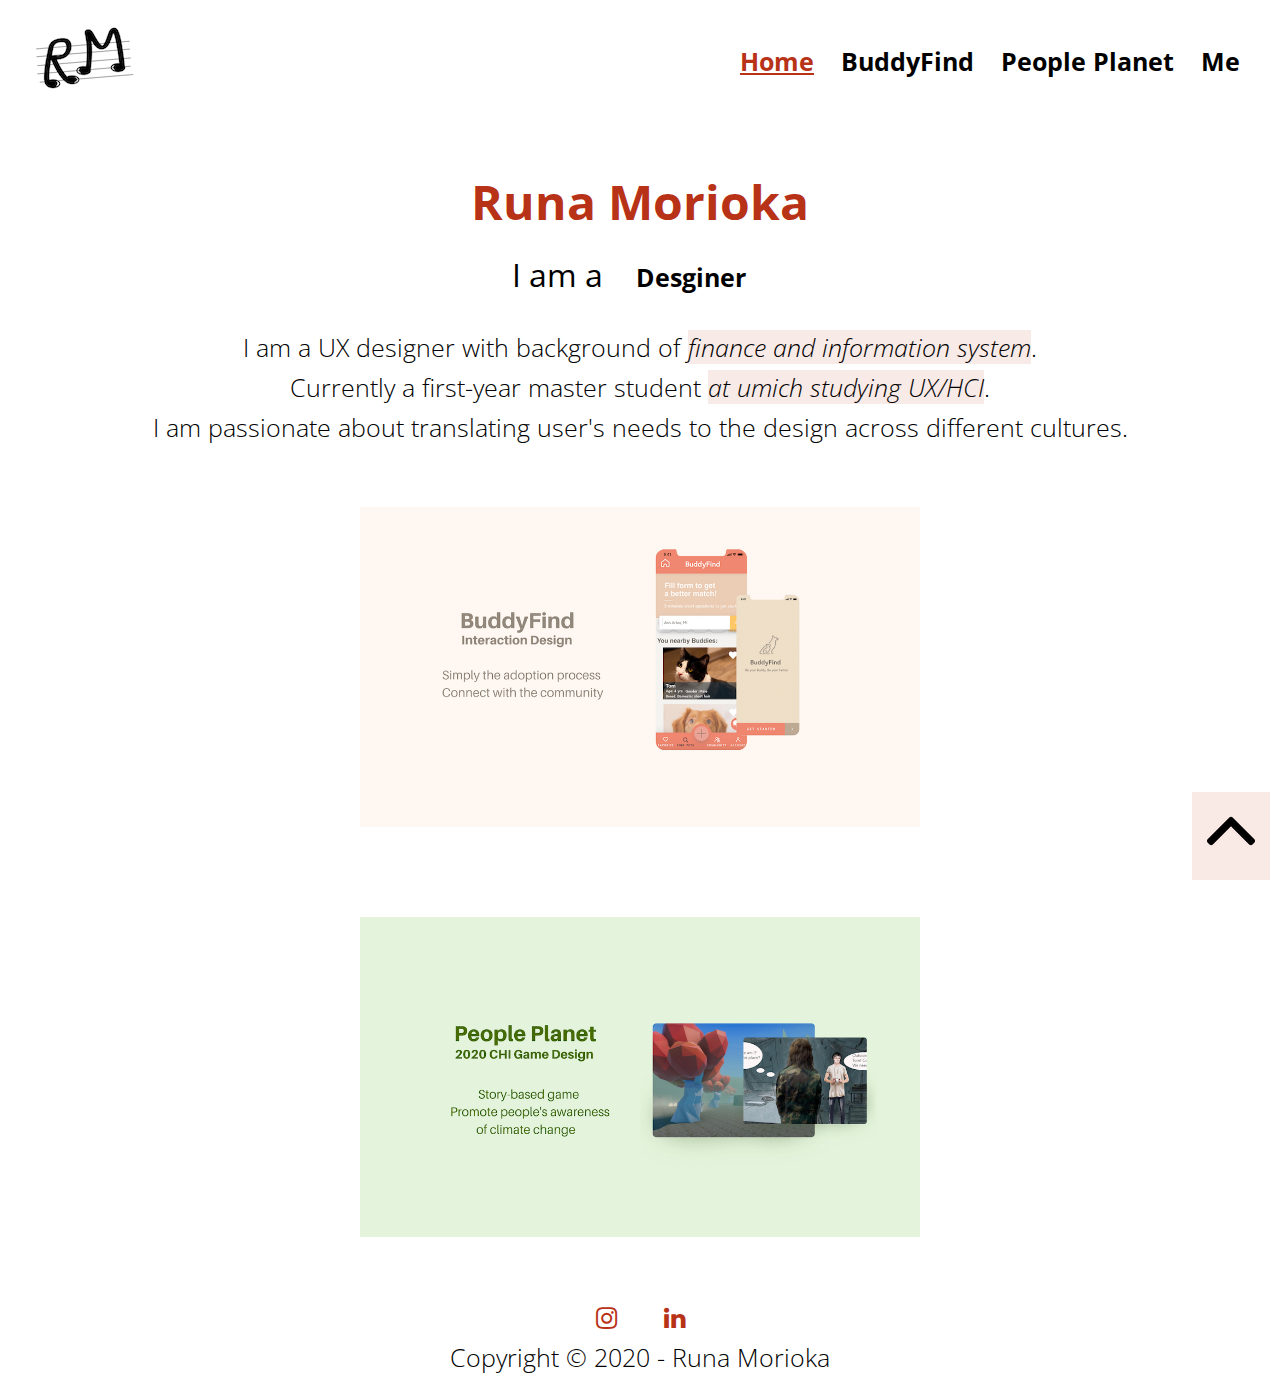
<file: index.html>
<!DOCTYPE html>
<html lang="en">
<head>
    <meta charset="UTF-8">
    <meta name="viewport" content="width=device-width, initial-scale=1.0">
    <link rel="shortcut icon" type="image/png" href="images/logo-icon.png"/>
    <link rel="stylesheet" type="text/css" href="css/html5reset.css">
    <link rel="stylesheet" type="text/css" href="css/style.css">  
    <link href="https://fonts.googleapis.com/css?family=Open+Sans:300,400,500,600,700,800&display=swap" rel="stylesheet">
    <link href="https://stackpath.bootstrapcdn.com/font-awesome/4.7.0/css/font-awesome.min.css" rel="stylesheet">
    <script src="js/portfolio.js"></script>
    <script async src="https://www.googletagmanager.com/gtag/js?id=UA-160987607-1"></script>
    <script>
    window.dataLayer = window.dataLayer || [];
    function gtag(){dataLayer.push(arguments);}
    gtag('js', new Date());

    gtag('config', 'UA-160987607-1');
    </script>

    <title>Runa Morioka</title>
</head>
<body>
    <div class="skip"><a href="#main">Skip to Main Content</a></div>
    <header>
        <a href="index.html"><img src="images/logo-icon.png" alt="logo" id = "logo"></a>
        <nav>
            <ul class="navi-link">
                <li class="currentpage"><a href="index.html">Home</a></li>
                <li class="buddyf"><a href="buddyfind.html">BuddyFind</a></li>
                <li class="peoplep"><a href="peopleplanet.html">People Planet</a></li>
                <li class="navi-me"><a href="about.html">Me</a></li>
            </ul>
        </nav>
    </header>
    <main>
        <div class="introduction">
        <!--intro part-->
        <h1 class="homepage-name">Runa Morioka</h1>
        <div class="text-animation">    
            <span class="initial-text-item">I am a   </span> 
            <div class="text-animation-div"> 
                <ul class="text-animation-list"> 
                    <li class="text-item">Desginer</li>
                    <li class="text-item">Song Writer</li>
                    <li class="text-item">Coffee Lover</li>  
                </ul>
            </div>  
        </div>
        <p class="self-intro">I am a UX designer with background of <mark>finance and information system</mark>.<br> Currently a first-year master student <mark>at umich studying UX/HCI</mark>.
            <br> I am passionate about translating user's needs to the design across different cultures.</p>
        </div>
        
        <!--portfolio-->
        <div id="main">
            <div class="buddyfind">
                <a href="buddyfind.html"><img src = "images/project-1.png" alt ="BuddyFind Project"/></a>
            </div>
            <div class="peopleplanet">
                <a href="peopleplanet.html"><img src = "images/project-2.png" alt ="People Planet"/></a>
            </div>
        </div>
        <div onclick="topFunction()" id="toTop"><img src="images/up-arrow.png" alt=""></div>
    </main>

    <footer>
        <ul class="social-icons">
            <li><a href="https://www.instagram.com/morinamusic/" aria-label="myinsta"><i class="fa fa-instagram"></i></a></li>
            <li><a href="https://www.linkedin.com/in/runa-morioka-701a28129/" aria-label="mylinkedin"><i class="fa fa-linkedin"></i></a></li>
        </ul>
        <div class="container">
            <span class="copyright">Copyright &copy; 2020 - Runa Morioka</span>
        </div>
    </footer>
</body>
</html>
</file>
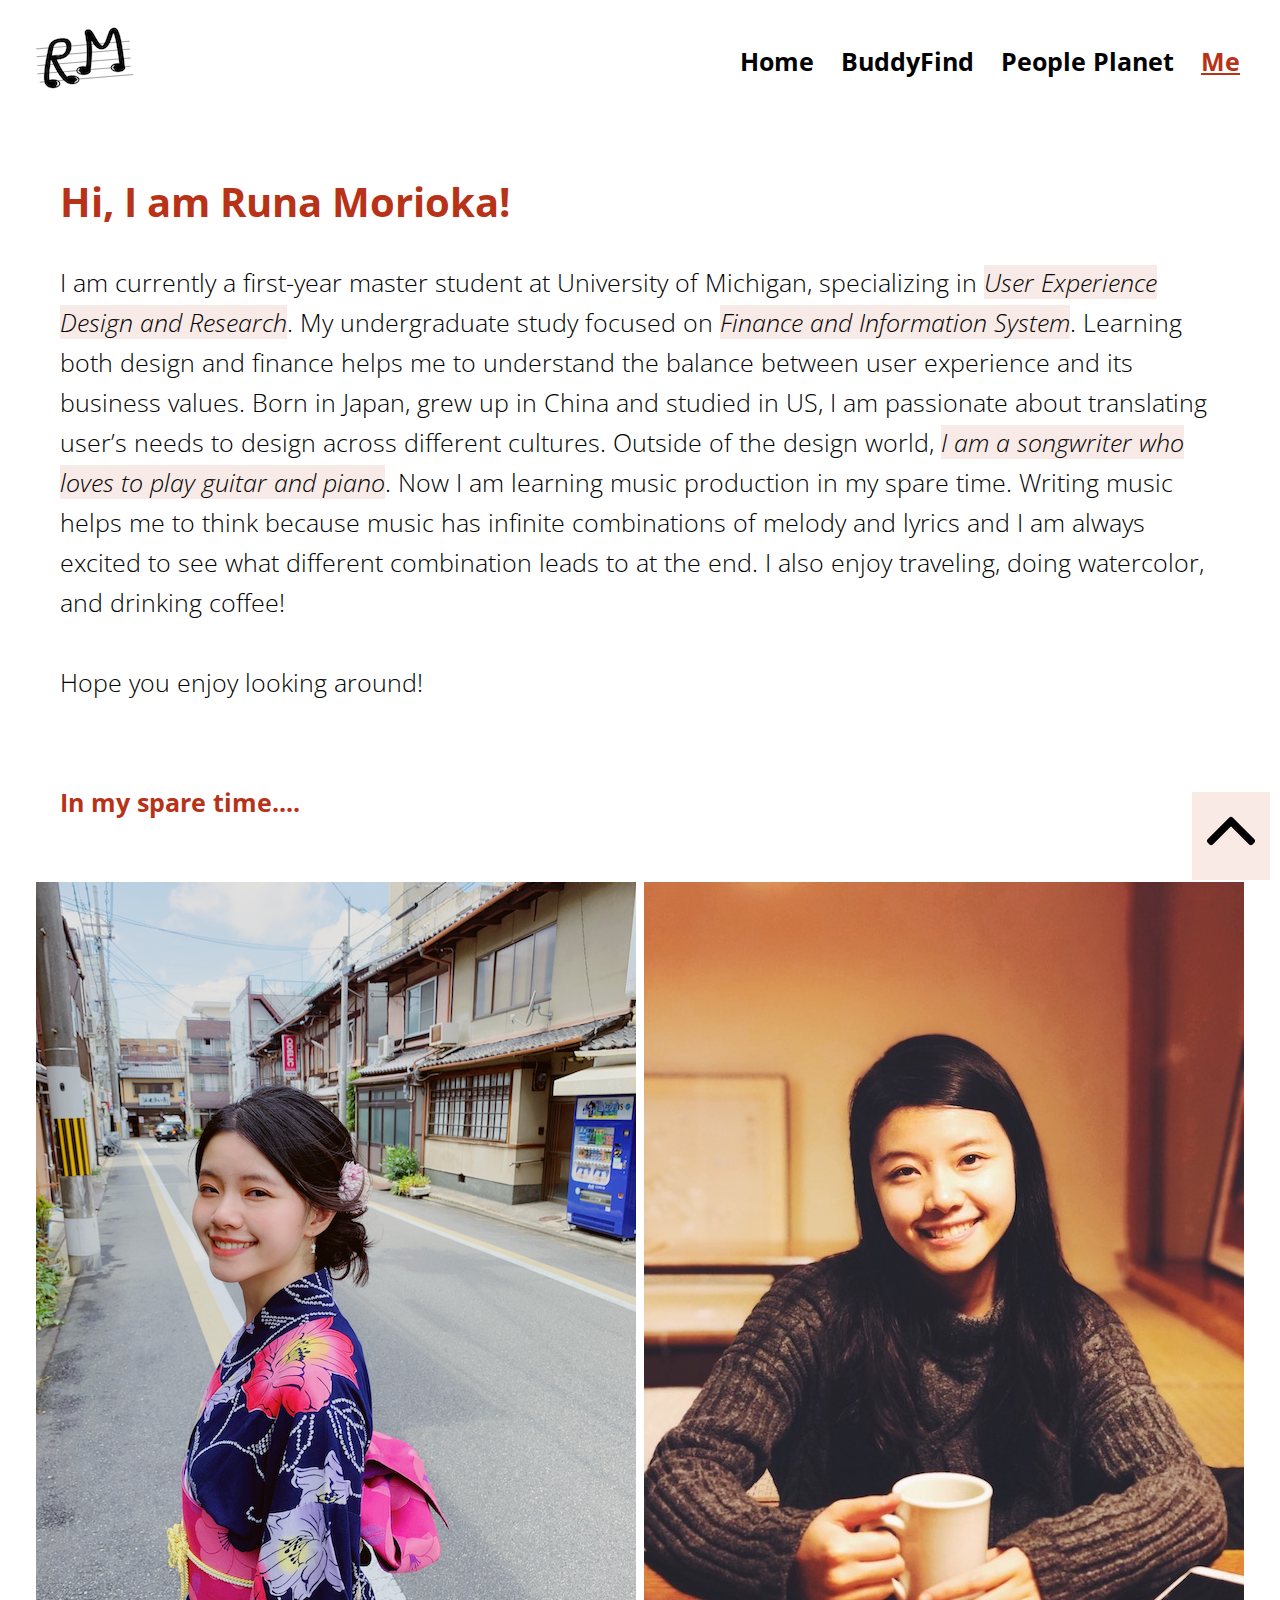
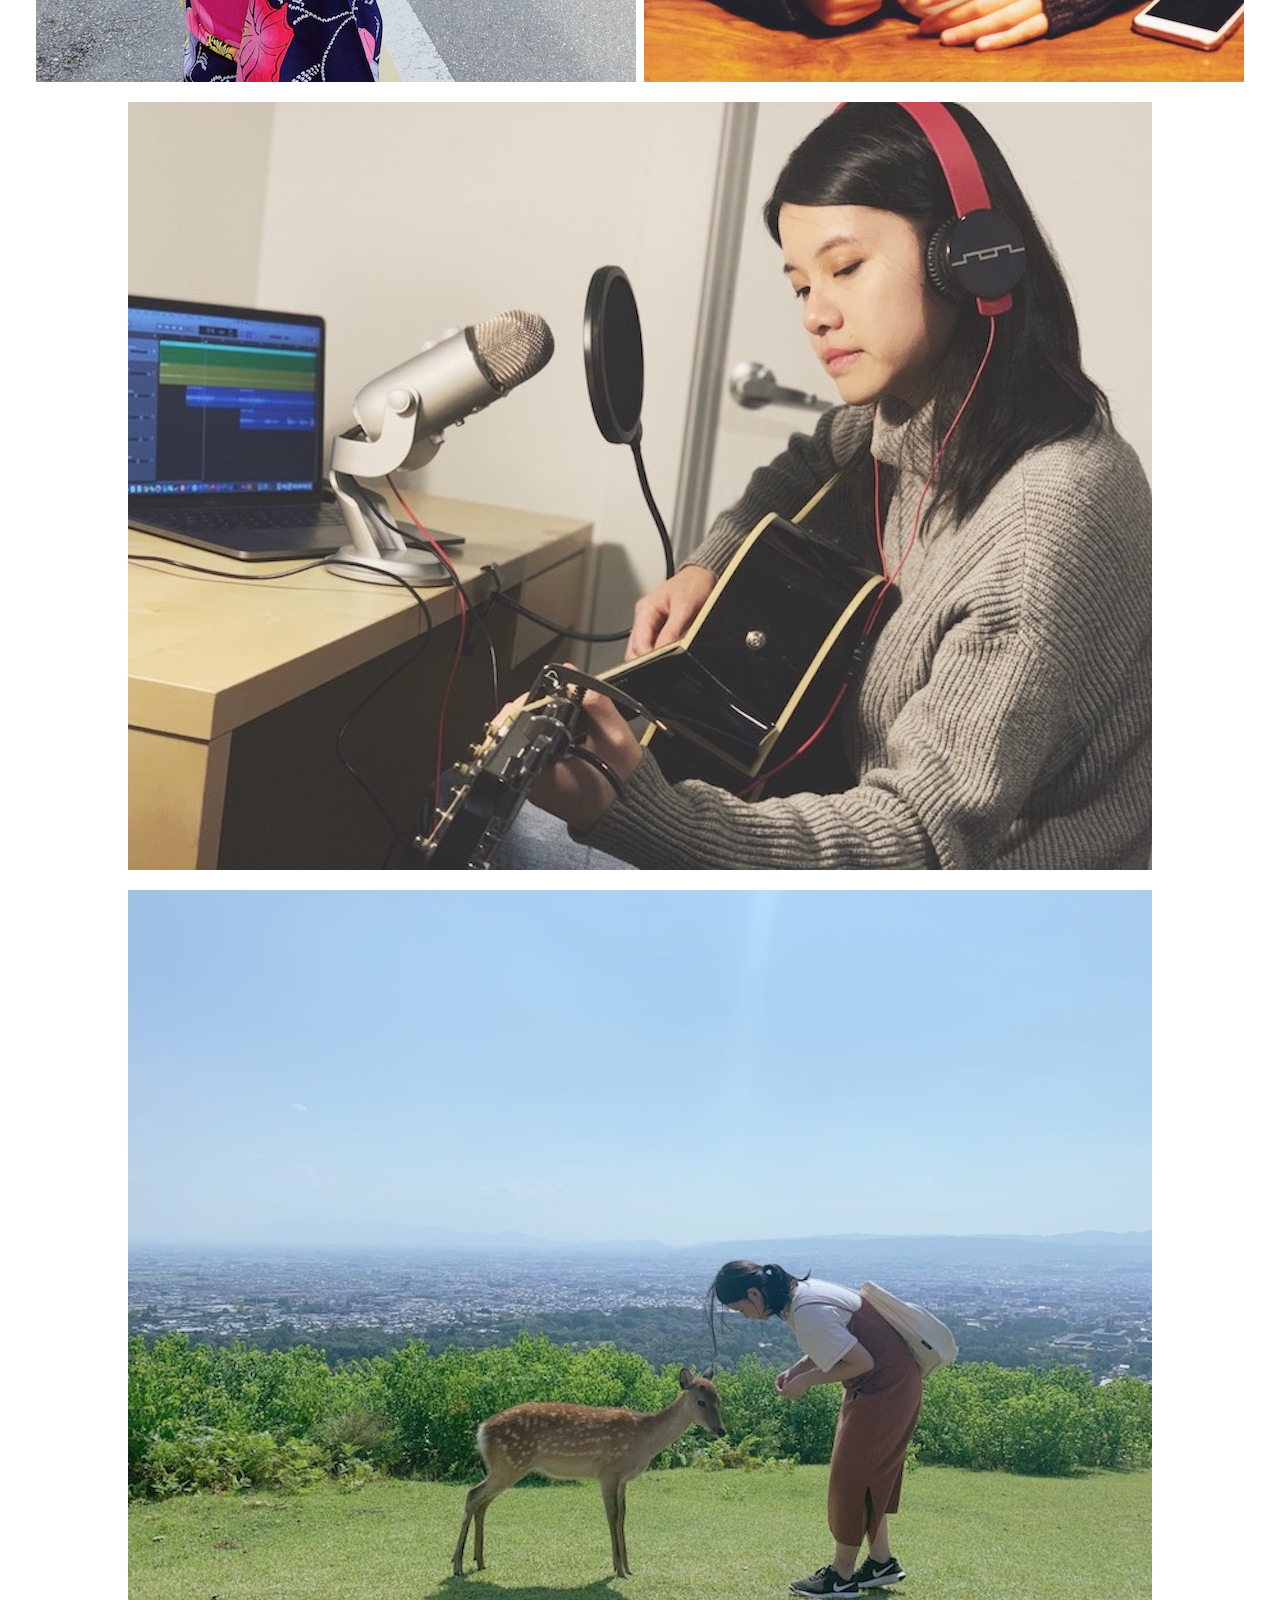
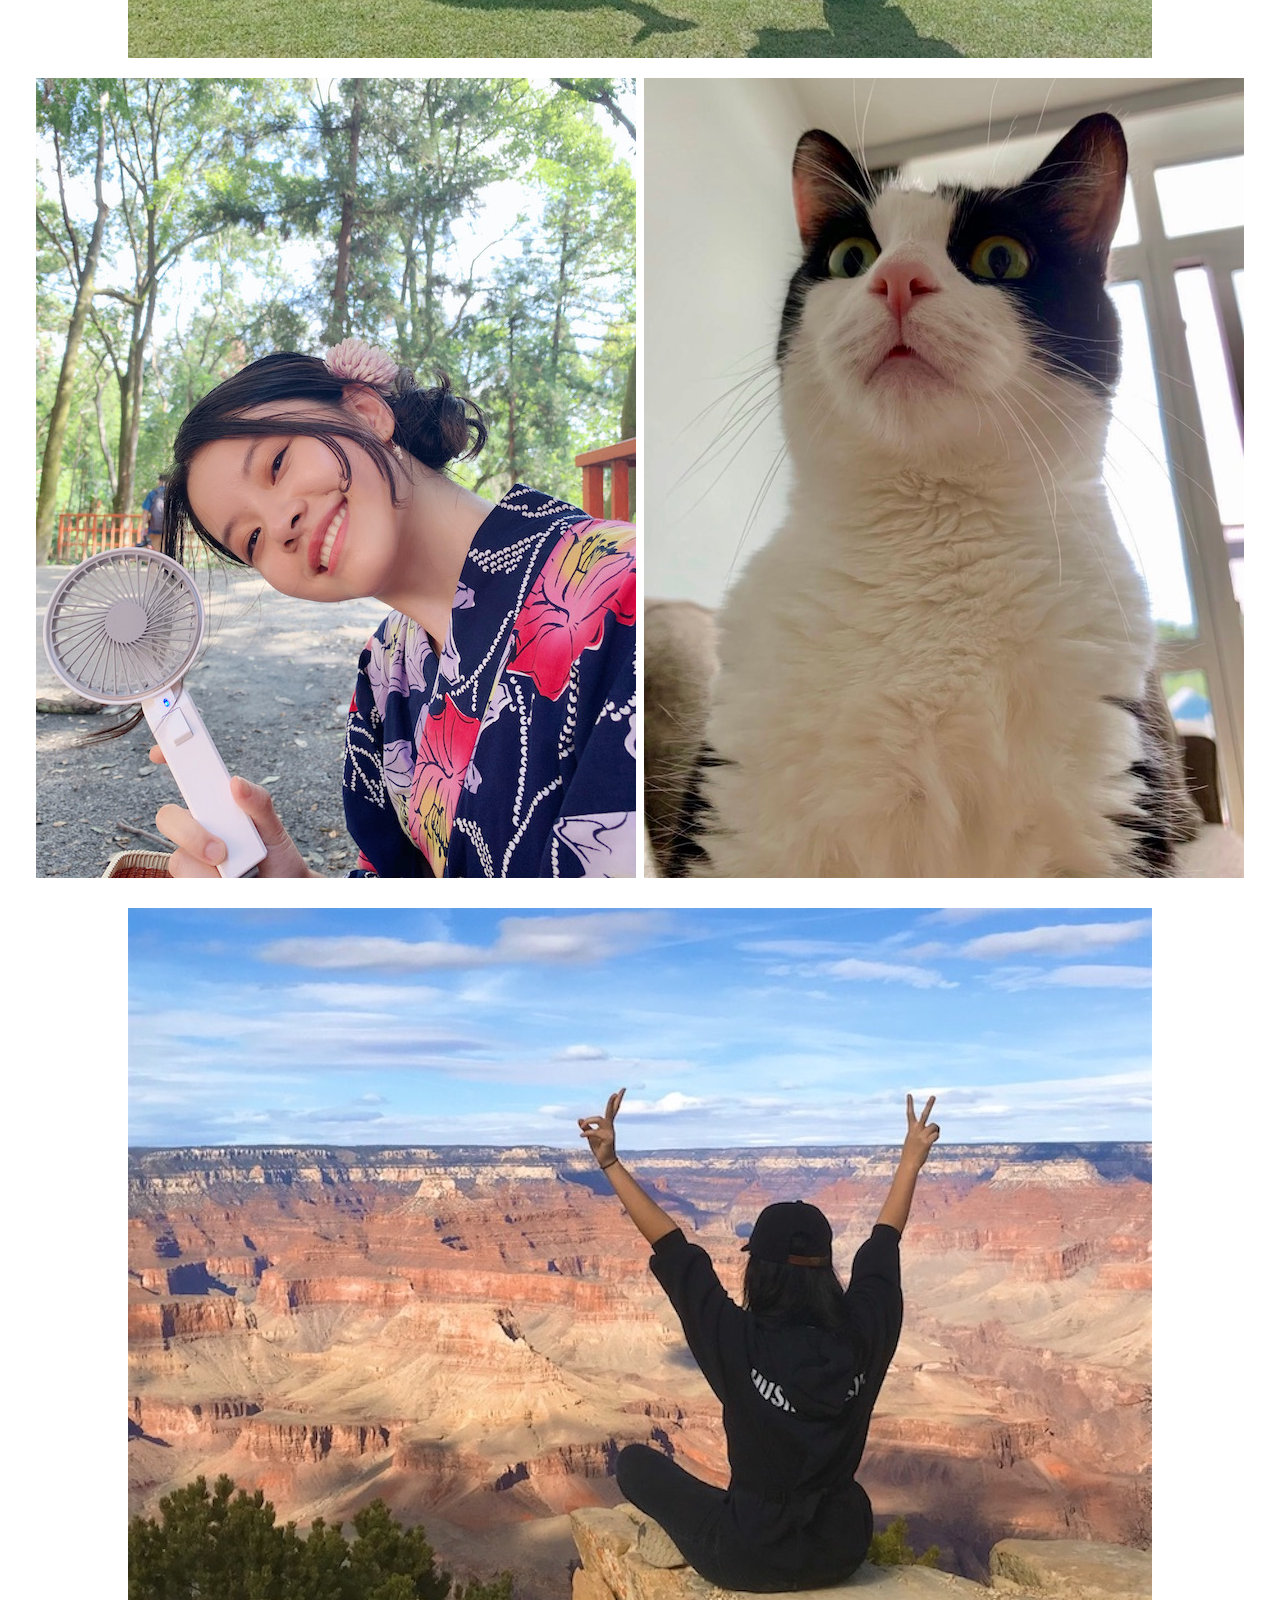
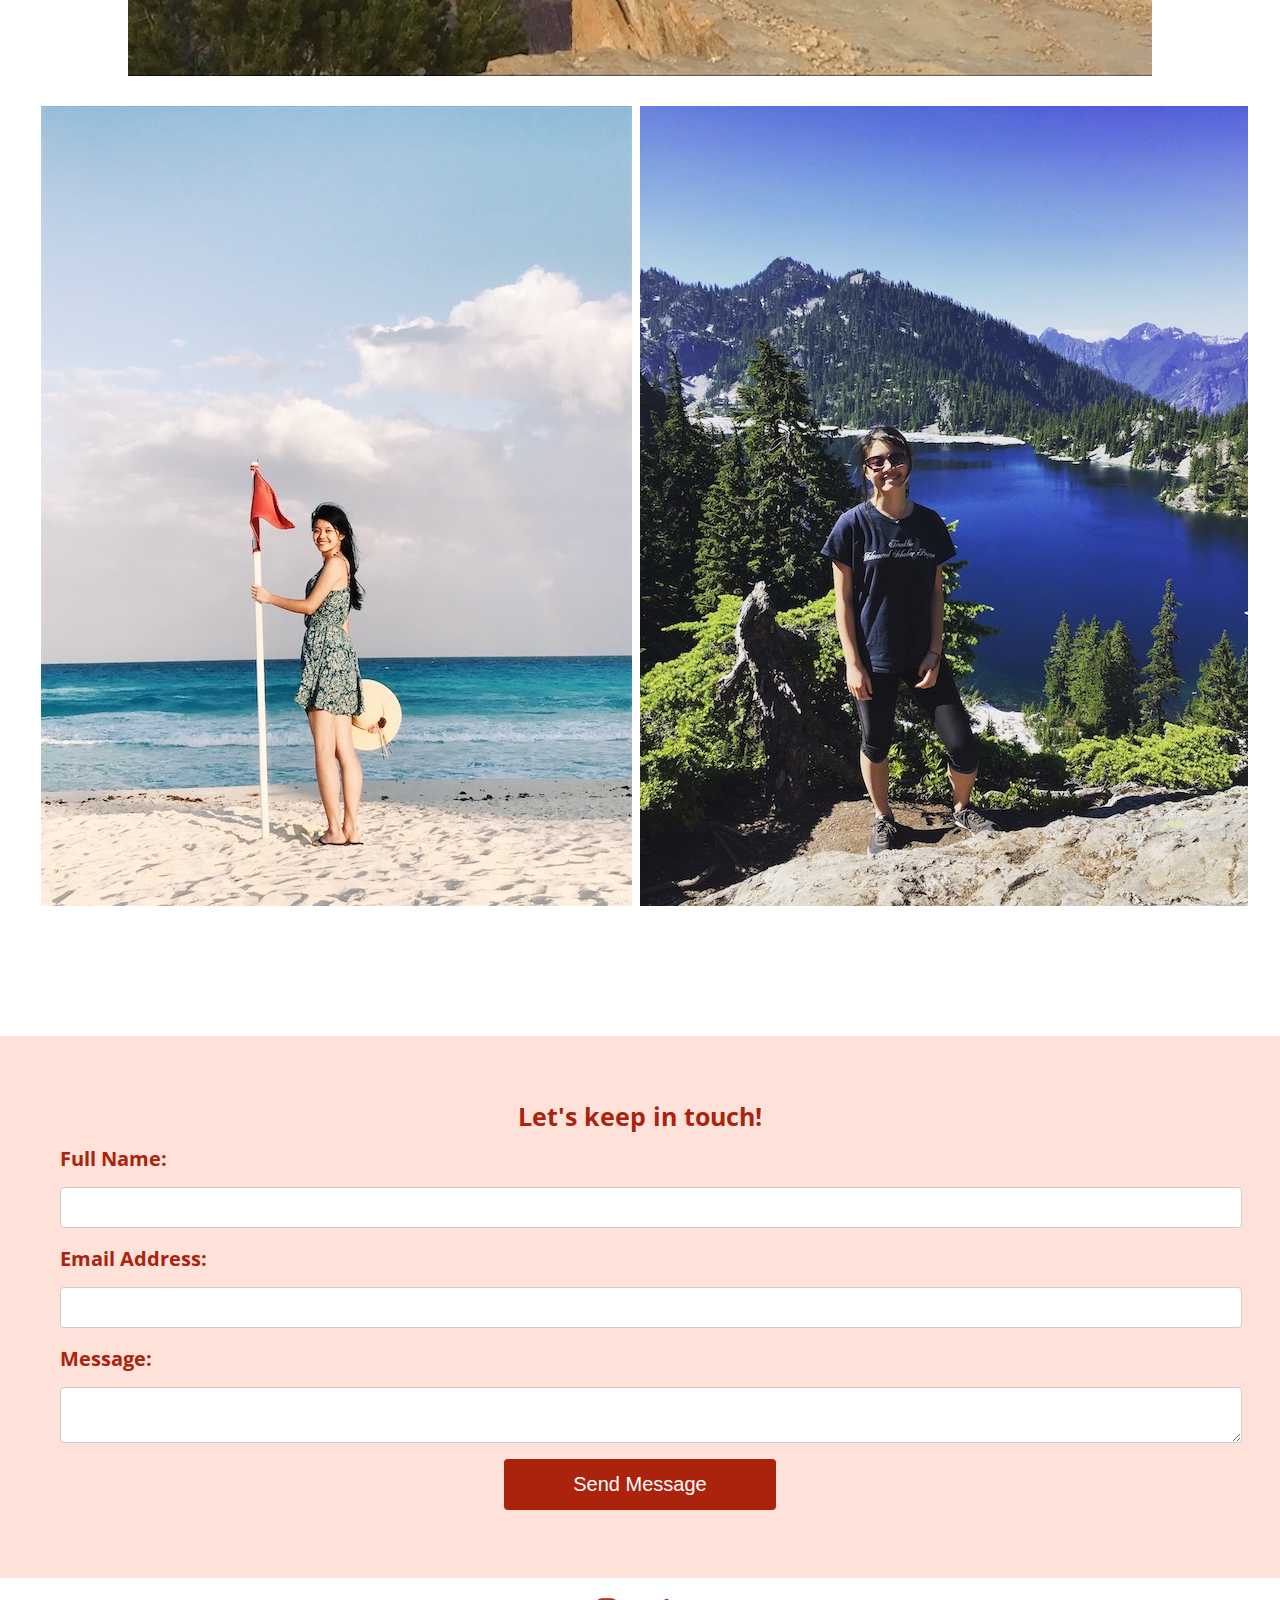
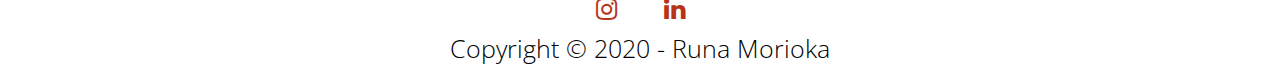
<file: about.html>
<!DOCTYPE html>
<html lang="en">
<head>
    <meta charset="UTF-8">
    <meta name="viewport" content="width=device-width, initial-scale=1.0">
    <link rel="shortcut icon" type="image/png" href="images/logo-icon.png"/>
    <link rel="stylesheet" type="text/css" href="css/html5reset.css">
    <link rel="stylesheet" type="text/css" href="css/style.css">  
    <link href="https://fonts.googleapis.com/css?family=Open+Sans:300,400,500,600,700,800&display=swap" rel="stylesheet">
    <link href="https://stackpath.bootstrapcdn.com/font-awesome/4.7.0/css/font-awesome.min.css" rel="stylesheet">
    <script src="js/portfolio.js"></script>
    <script async src="https://www.googletagmanager.com/gtag/js?id=UA-160987607-1"></script>
    <script>
    window.dataLayer = window.dataLayer || [];
    function gtag(){dataLayer.push(arguments);}
    gtag('js', new Date());

    gtag('config', 'UA-160987607-1');
    </script>
    <title>About Me</title>
</head>
<body>
    <div class="skip"><a href="#main">Skip to Main Content</a></div>
    <header>
        <a href="index.html"><img src="images/logo-icon.png" alt="logo" id = "logo"></a>
        <nav>
            <ul class="navi-link">
                <li><a href="index.html">Home</a></li>
                <li class="buddyf"><a href="buddyfind.html">BuddyFind</a></li>
                <li class="peoplep"><a href="peopleplanet.html">People Planet</a></li>
                <li class="currentpage"><a href="about.html">Me</a></li>
                
            </ul>
        </nav>
    </header>

    <main class="about-main" id="main">
        <div class="selfintro">
            <h1 class="self">Hi, I am Runa Morioka!<br><br></h1>
            <p>I am currently a first-year master student at University of Michigan, specializing in <mark>User Experience Design and Research</mark>. My undergraduate study focused on <mark>Finance and Information System</mark>. Learning both design and finance helps me to understand the balance between user experience and its business values. Born in Japan, grew up in China and studied in US, I am passionate about translating user’s needs to design across different cultures.
                Outside of the design world, <mark>I am a songwriter who loves to play guitar and piano</mark>. Now I am learning music production in my spare time. Writing music helps me to think because music has infinite combinations of melody and lyrics and I am always excited to see what different combination leads to at the end. I also enjoy traveling, doing watercolor, and drinking coffee!
                <br><br>Hope you enjoy looking around!<br><br><br></p>
            <h2 class="self">In my spare time....</h2>
        </div>

        <div class="gallery"> 
            <div class="img1"><img src="images/img1.JPG" onclick="openModal();currentSlide(1)" class="hover-shadow cursor" alt=""></div>
            <div class="img2"><img src="images/img2.JPG" onclick="openModal();currentSlide(2)" class="hover-shadow cursor" alt=""></div>
            <div class="img3"><img src="images/img3.JPG" onclick="openModal();currentSlide(3)" class="hover-shadow cursor" alt=""></div>
            <div class="img4"><img src="images/img4.JPG" onclick="openModal();currentSlide(4)" class="hover-shadow cursor" alt=""></div> 
            <div class="img5"><img src="images/img5.JPG" onclick="openModal();currentSlide(5)" class="hover-shadow cursor" alt=""></div> 
            <div class="img6"><img src="images/img6.JPG" onclick="openModal();currentSlide(6)" class="hover-shadow cursor" alt=""></div> 
            <div class="img7"><img src="images/img7.JPG" onclick="openModal();currentSlide(7)" class="hover-shadow cursor" alt=""></div> 
            <div class="img8"><img src="images/img8.JPG" onclick="openModal();currentSlide(8)" class="hover-shadow cursor" alt=""></div> 
            <div class="img9"><img src="images/img9.JPG" onclick="openModal();currentSlide(9)" class="hover-shadow cursor" alt=""></div>
        </div>

        <div id="myModal" class="modal">
            <span class="close cursor" onclick="closeModal()">&times;</span>
            <div class="modal-content">
      
                <div class="mySlides">
                    <img src="images/img1.JPG" alt="">
                    <div class="text">2019 Japan Trip in Kyoto</div>
                </div>
        
                <div class="mySlides">
                    <img src="images/img2.JPG" alt="">
                    <div class="text">Portland Coffee Shop</div>
                </div>
        
                <div class="mySlides">
                    <img src="images/img3.JPG" alt="">
                    <div class="text">Spring break in Cancun</div>
                </div>
                
                <div class="mySlides">
                    <img src="images/img4.JPG" alt="">
                    <div class="text">Music producing in Bellevue</div>
                </div>
            
                <div class="mySlides">
                
                    <img src="images/img5.JPG" alt="">
                    <div class="text">Hiking</div>
                </div>

                <div class="mySlides">
            
                    <img src="images/img6.JPG" alt="">
                    <div class="text">Taking a break on a Kyoto road</div>
                </div>

                <div class="mySlides">
                
                    <img src="images/img7.JPG" alt="">
                    <div class="text">My cat Tom!</div>
                
                </div>

                <div class="mySlides">
                    <img src="images/img8.JPG" alt="">
                    <div class="text">Feeding a dear in Nara Japan</div>
                </div>

                <div class="mySlides">
                    <img src="images/img9.JPG" alt="">
                    <div class="text">Spring break in Grand Canyon</div>
                </div>


                <a class="prev" onclick="plusSlides(-1)">&#10094;</a>
                <a class="next" onclick="plusSlides(1)">&#10095;</a>
            
                <div class="caption-container">
                    <p id="caption"></p>
                </div>
            </div>
        </div>
        <br><br>
        <div class="contactme">
            <form action="https://formspree.io/xdogbvre" method="POST">
                <fieldset>
                    <legend>Let's keep in touch!</legend>
                    <div class = "contact">
                        <label for ="name">Full Name:</label>
                        <input type="text" id ="name" name="fname"/>  
                
                        <label for ="email">Email Address:</label>
                        <input type="text" id="email" name ="em"/>
                
                        <label for ="message">Message:</label><textarea id = "message"></textarea>
                    </div>
                    <div>
                        <input type="submit" value = "Send Message"/>
                    </div>
                </fieldset>
            </form>
        </div>
        <div onclick="topFunction()" id="toTop" title="Go to top"><img src="images/up-arrow.png" alt=""></div>
    </main>
    <footer>
        <ul class="social-icons">
            <li><a href="https://www.instagram.com/morinamusic/" aria-label="myinsta"><i class="fa fa-instagram"></i></a></li>
            <li><a href="https://www.linkedin.com/in/runa-morioka-701a28129/" aria-label="mylinkedin"><i class="fa fa-linkedin"></i></a></li>
        </ul>
        <div class="container">
            <span class="copyright">Copyright &copy; 2020 - Runa Morioka</span>
        </div>
    </footer>
</body>
</html>
</file>
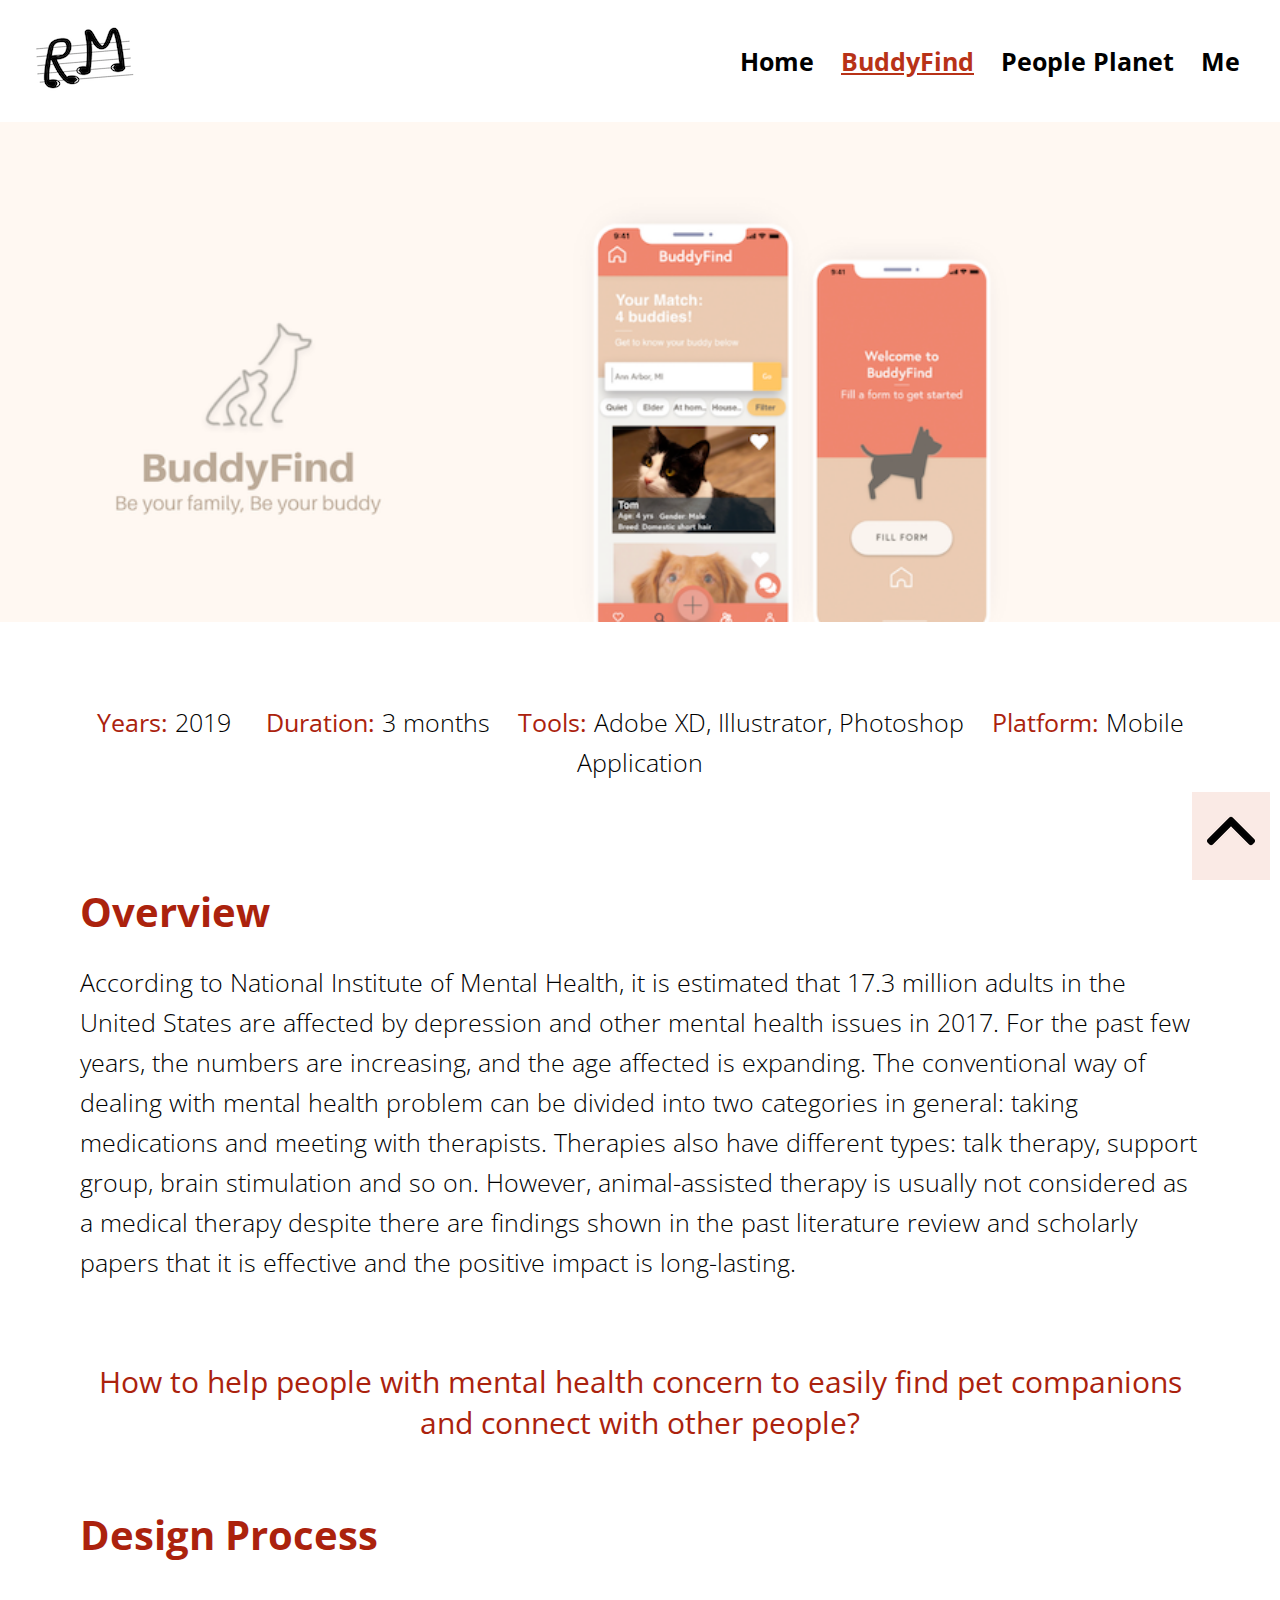
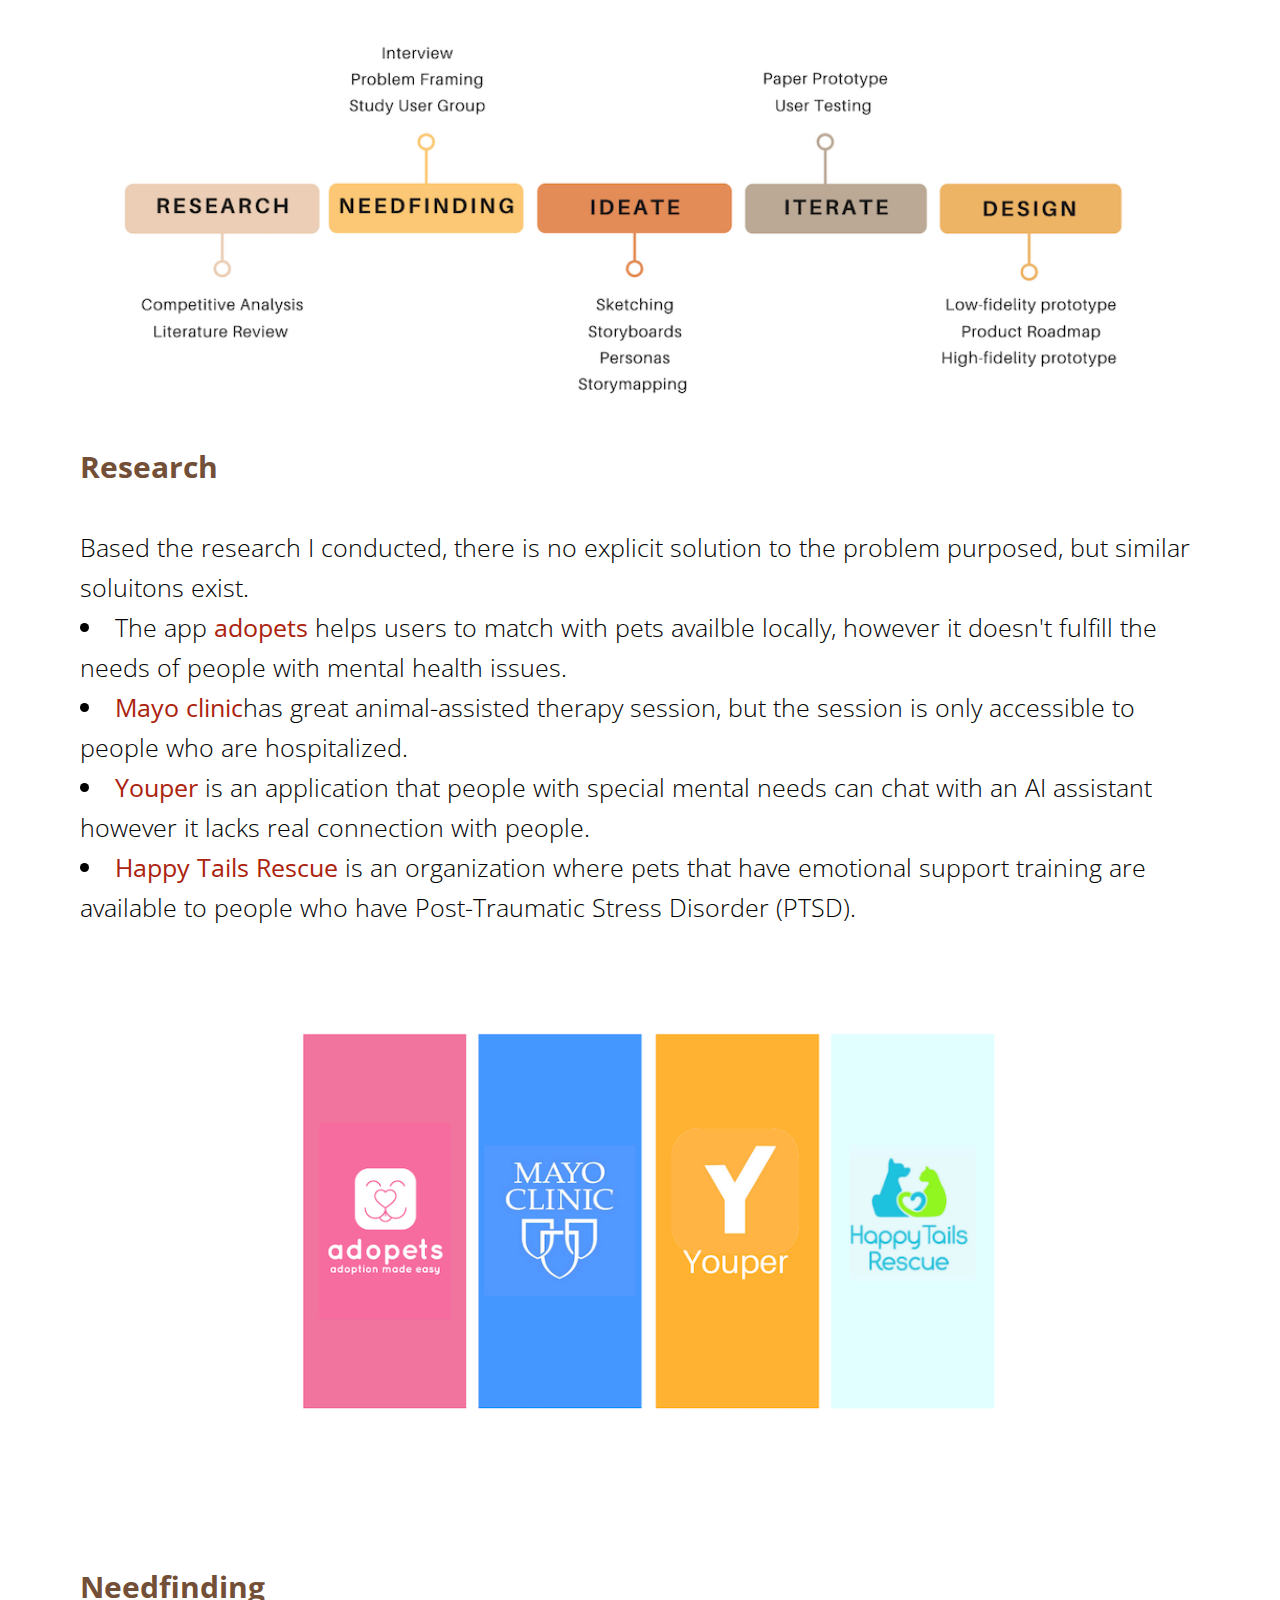
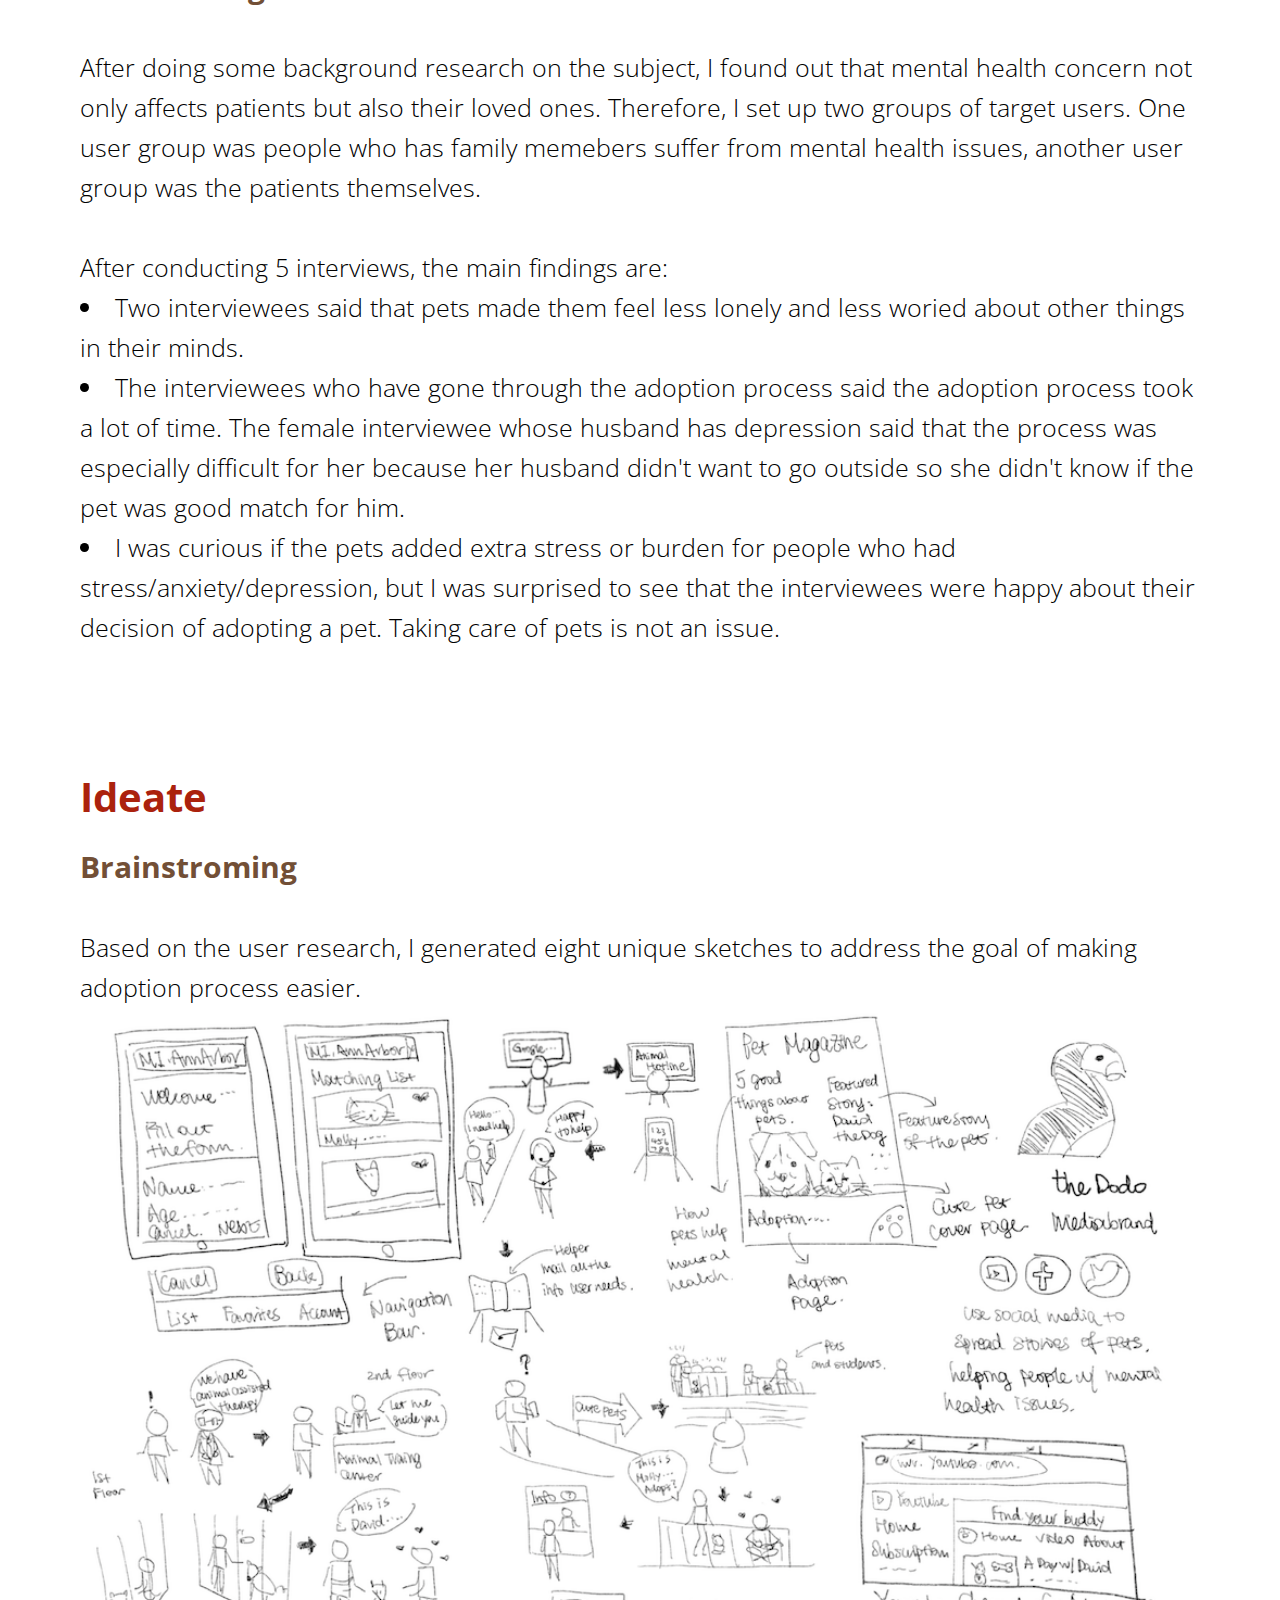
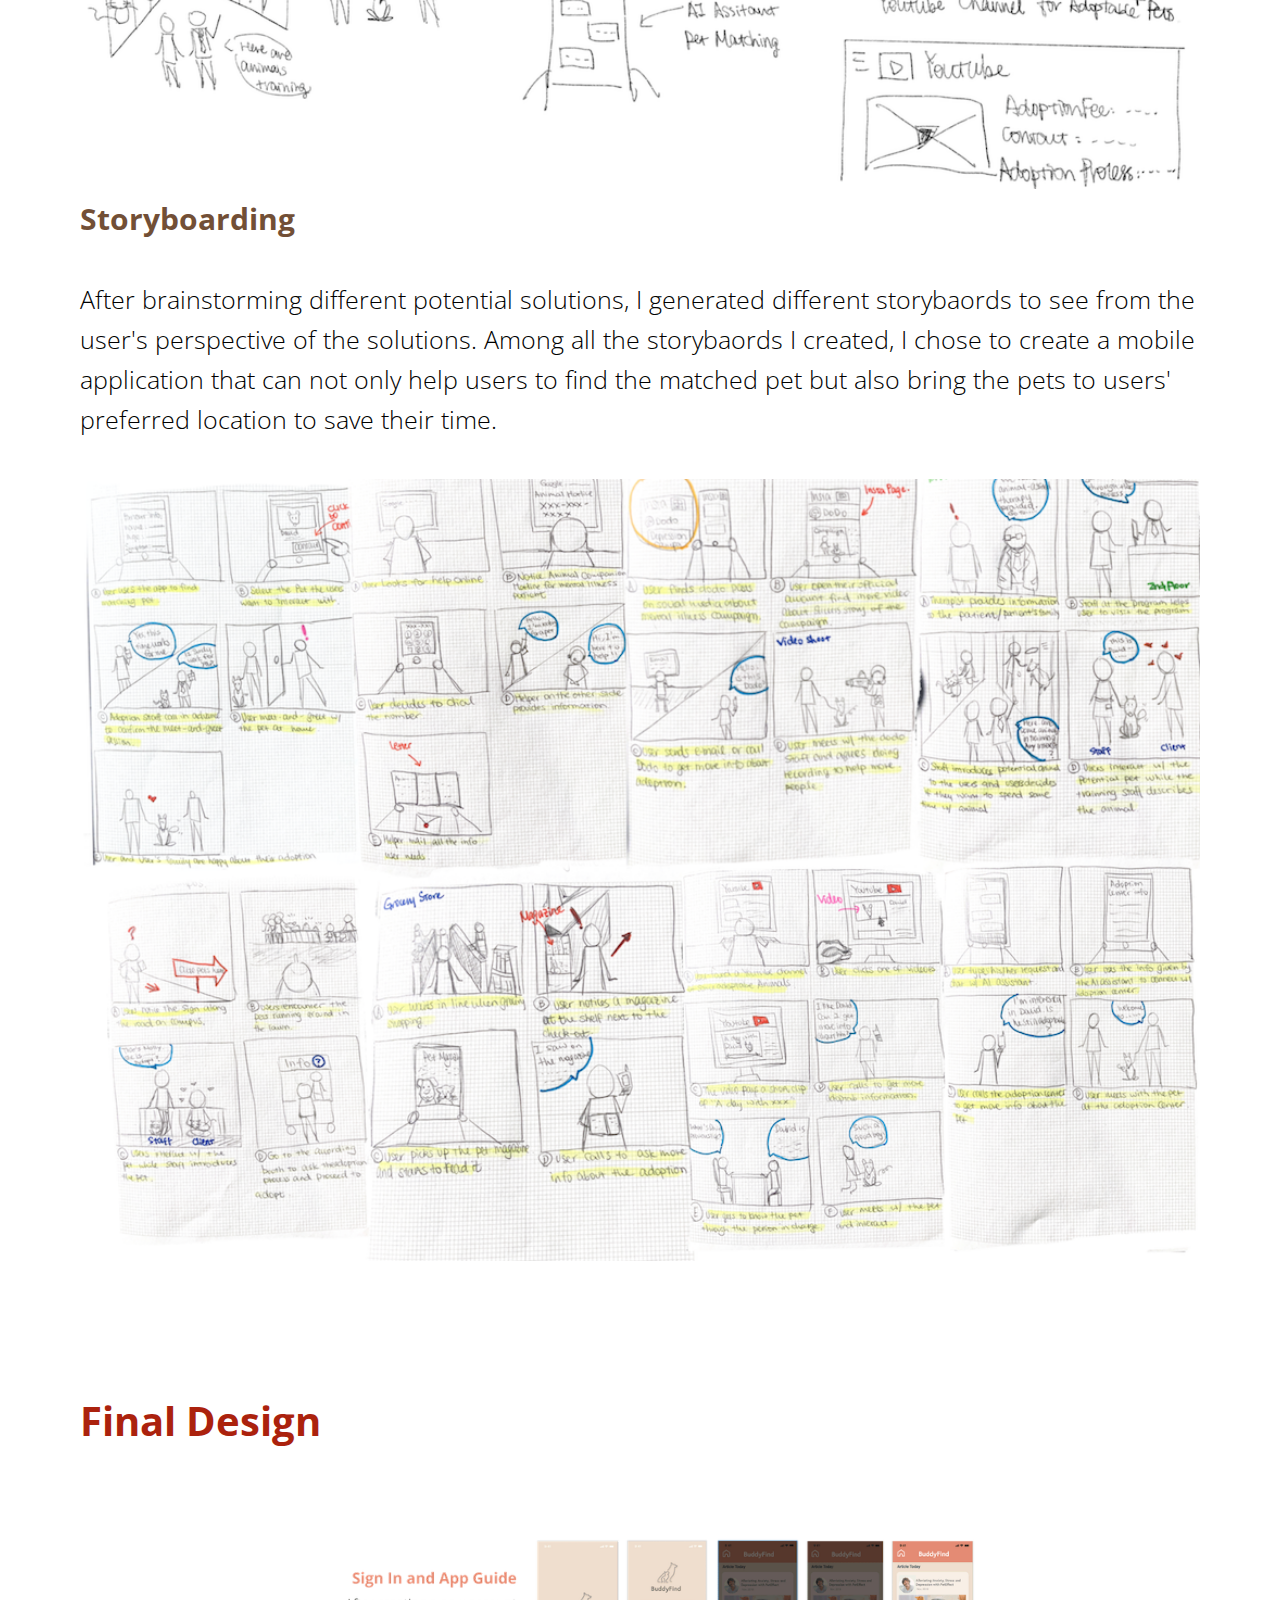
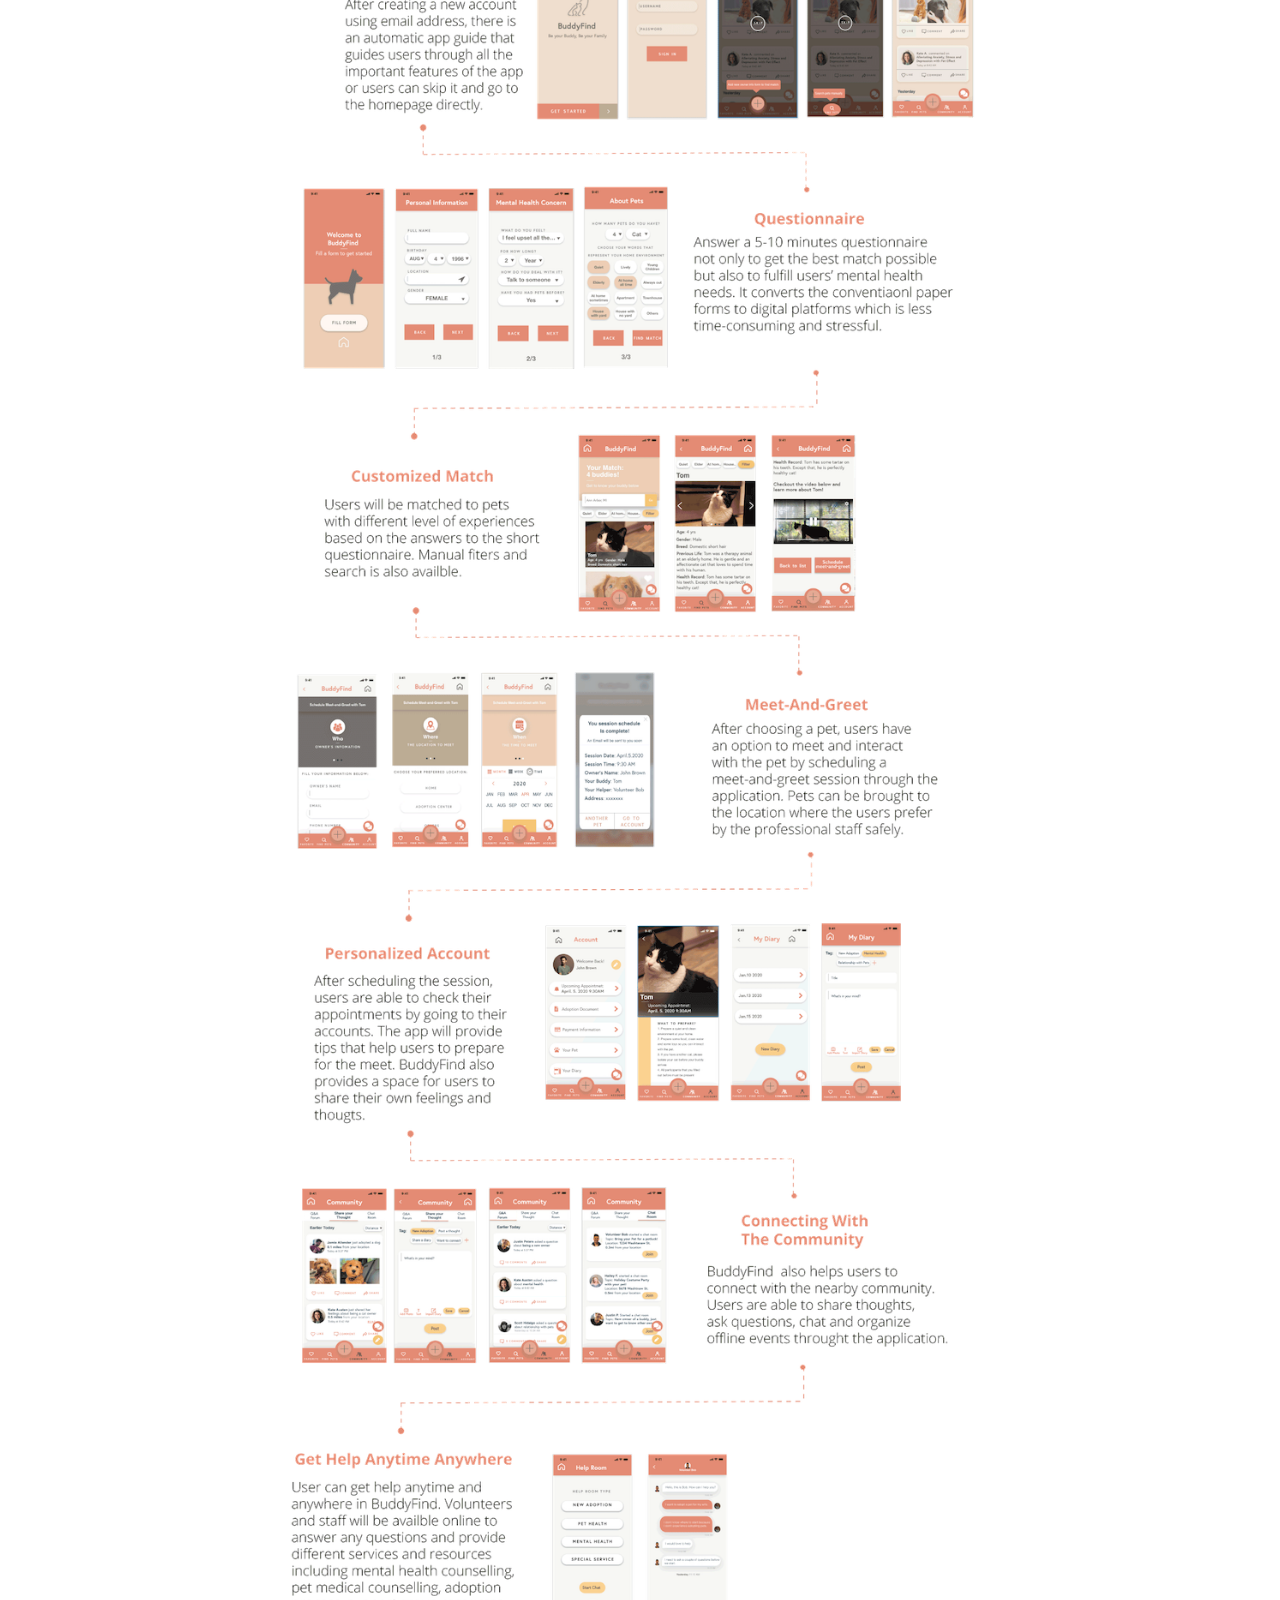
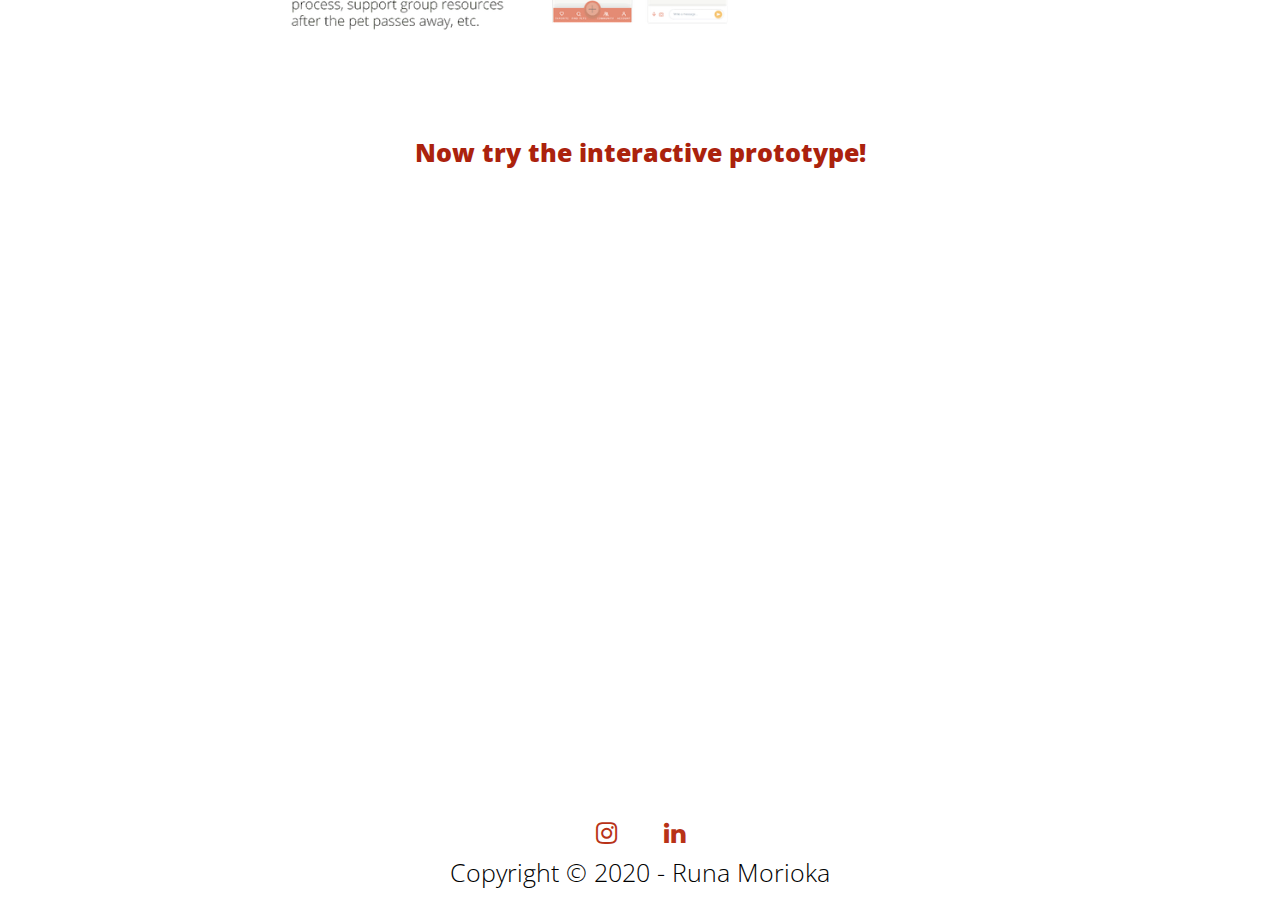
<file: buddyfind.html>
<!DOCTYPE html>
<html lang="en">
<head>
    <meta charset="UTF-8">
    <meta name="viewport" content="width=device-width, initial-scale=1.0">
    <link rel="shortcut icon" type="image/png" href="images/logo-icon.png"/>
    <link rel="stylesheet" type="text/css" href="css/html5reset.css">
    <link rel="stylesheet" type="text/css" href="css/style.css">  
    <link href="https://fonts.googleapis.com/css?family=Open+Sans:300,400,500,600,700,800&display=swap" rel="stylesheet">
    <link href="https://stackpath.bootstrapcdn.com/font-awesome/4.7.0/css/font-awesome.min.css" rel="stylesheet">
    <script src="js/portfolio.js"></script>
    <script async src="https://www.googletagmanager.com/gtag/js?id=UA-160987607-1"></script>
    <script>
    window.dataLayer = window.dataLayer || [];
    function gtag(){dataLayer.push(arguments);}
    gtag('js', new Date());

    gtag('config', 'UA-160987607-1');
    </script>
    <title>BuddyFind</title>
</head>
<body>
    <div class="skip"><a href="#main">Skip to Main Content</a></div>
    <header>
        <a href="index.html"><img src="images/logo-icon.png" alt="logo" id = "logo"></a>
        <nav>
            <ul class="navi-link">
                <li><a href="index.html">Home</a></li>
                <li class="currentpage"><a href="buddyfind.html">BuddyFind</a></li>
                <li class="peoplep"><a href="peopleplanet.html">People Planet</a></li>
                <li class="navi-me"><a href="about.html">Me</a></li>
                
            </ul>
        </nav>
    </header>
    <div class="buddyfind-header-picture"></div>
    <main class="buddyfind-main" id="main">
        <span class="buddyfind-project-info"><strong>Years: </strong> 2019 &nbsp;&nbsp;&nbsp; <strong>Duration: </strong>3 months &nbsp;&nbsp;&nbsp;<strong>Tools: </strong>Adobe XD, Illustrator, Photoshop &nbsp;&nbsp;&nbsp;<strong>Platform: </strong> Mobile Application<br><br><br></span>
        <div class="buddyfind-project-overview">
            <h1 class="buddyfind-heading">Overview</h1>     
            <p>According to National Institute of Mental Health, it is estimated that 17.3 million adults in the United States are affected by depression and other mental health issues in 2017. For the past few years, the numbers are increasing, and the age affected is expanding. The conventional way of dealing with mental health problem can be divided into two categories in general: taking medications and meeting with therapists. Therapies also have different types: talk therapy, support group, brain stimulation and so on. However, animal-assisted therapy is usually not considered as a medical therapy despite there are findings shown in the past literature review and scholarly papers that it is effective and the positive impact is long-lasting.<br><br><br></p> 
            <span class="buddyfind-challenge"><strong>How to help people with mental health concern to easily find pet companions and connect with other people?</strong><br><br></span>
        </div>

        <div class="buddyfind-design-process">
            <h1 class="buddyfind-heading">Design Process</h1>
            <img src="images/design-process.png" alt="">
            <h2 class="buddyfind-heading-2">Research</h2>
            <p><br>Based the research I conducted, there is no explicit solution to the problem purposed, but similar soluitons exist.</p> 
                <ul>
                    <li>The app <strong>adopets</strong> helps users to match with pets availble locally, however it doesn't fulfill the needs of people with mental health issues.</li>
                    <li><strong>Mayo clinic</strong>has great animal-assisted therapy session, but the session is only accessible to people who are hospitalized.</li>
                    <li><strong>Youper</strong> is an application that people with special mental needs can chat with an AI assistant however it lacks real connection with people.</li>
                    <li><strong>Happy Tails Rescue</strong> is an organization where pets that have emotional support training are available to people who have Post-Traumatic Stress Disorder (PTSD).</li>
                </ul>
            

            <img src="images/competitive-analysis.png" alt="">   
            <h2 class="buddyfind-heading-2">Needfinding</h2>
            <p><br>After doing some background research on the subject, I found out that mental health concern not only affects patients but also their loved ones. Therefore, I set up two groups of target users. One user group was people who has family memebers suffer from mental health issues, another user group was the patients themselves.</p>
            <p><br>After conducting 5 interviews, the main findings are:
                <ul>
                    <li>Two interviewees said that pets made them feel less lonely and less woried about other things in their minds.</li>
                    <li>The interviewees who have gone through the adoption process said the adoption process took a lot of time. The female interviewee whose husband has depression said that the process was especially difficult for her because her husband didn't want to go outside so she didn't know if the pet was good match for him.</li>
                    <li>I was curious if the pets added extra stress or burden for people who had stress/anxiety/depression, but I was surprised to see that the interviewees were happy about their decision of adopting a pet. Taking care of pets is not an issue.</li>
                </ul>         
        </div>

        <div class="buddyfind-ideate">
            <h1 class="buddyfind-heading"><br>Ideate<br></h1>
            <h2 class="buddyfind-heading-2">Brainstroming<br><br></h2>
            <p>Based on the user research, I generated eight unique sketches to address the goal of making adoption process easier.</p>
            <img src="images/brainstorm.png" alt="">
            <h2 class="buddyfind-heading-2">Storyboarding<br><br></h2>
            <p>After brainstorming different potential solutions, I generated different storybaords to see from the user's perspective of the solutions. Among all the storybaords I created, I chose to create a mobile application that can not only help users to find the matched pet but also bring the pets to users' preferred location to save their time.<br><br></p>
            <img src="images/storyboard.png" alt="">
        </div>

        <div class="buddyfind-final-design">
            <h1 class="buddyfind-heading"><br>Final Design<br></h1>
            <img src="images/buddyfind-design-walkthrough.png" alt="">
            <h2 class="try-prototype"><strong>Now try the interactive prototype!</strong><br><br></h2>
            <iframe id="prototype" width="800" height="700" src="https://xd.adobe.com/embed/05a50439-af95-4a4f-4949-d400890f1870-7394/" allowFullScreen aria-label="prototype"></iframe>
        </div>
        <div onclick="topFunction()" id="toTop" title="Go to top"><img src="images/up-arrow.png" alt=""></div>
    </main>


    <footer>
        <ul class="social-icons">
            <li><a href="https://www.instagram.com/morinamusic/" aria-label="myinsta"><i class="fa fa-instagram"></i></a></li>
            <li><a href="https://www.linkedin.com/in/runa-morioka-701a28129/" aria-label="mylinkedin"><i class="fa fa-linkedin"></i></a></li>
        </ul>
        <div class="container">
            <span class="copyright">Copyright &copy; 2020 - Runa Morioka</span>
        </div>
    </footer>
</body>
</html>
</file>
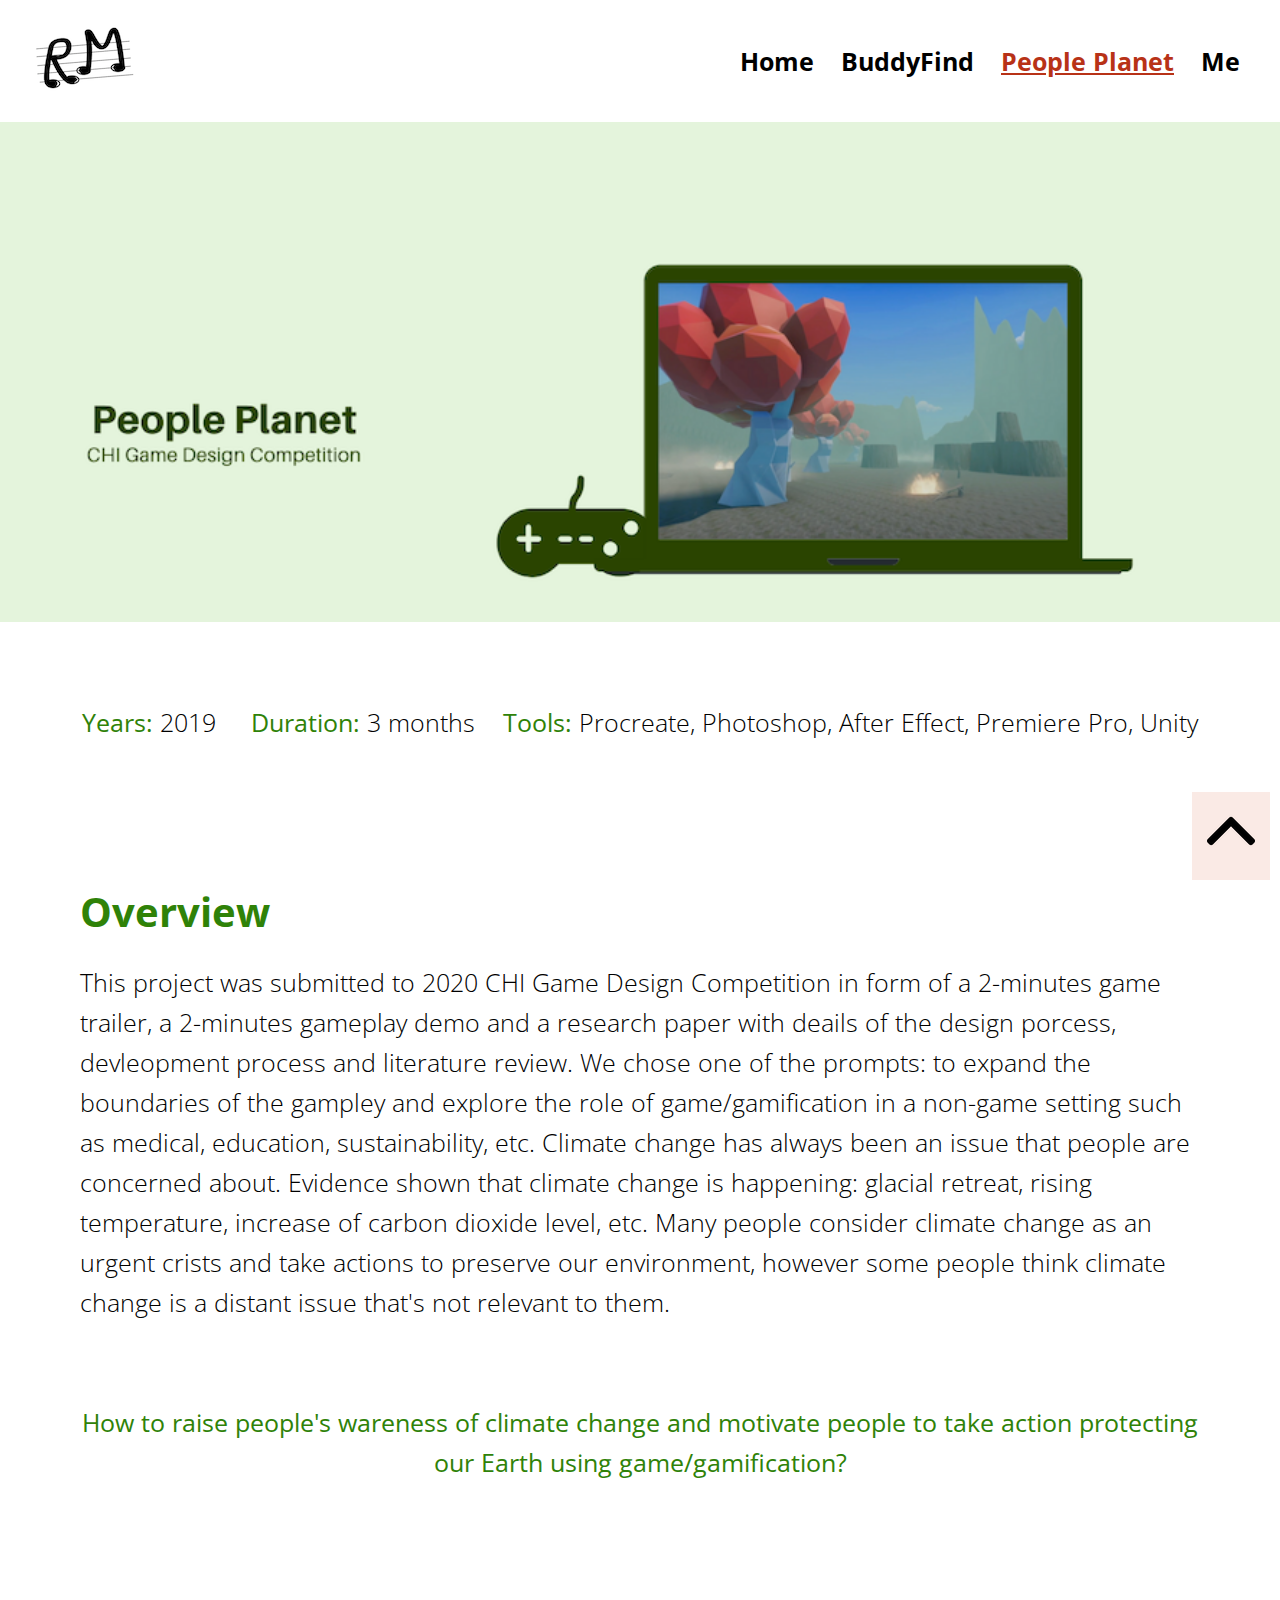
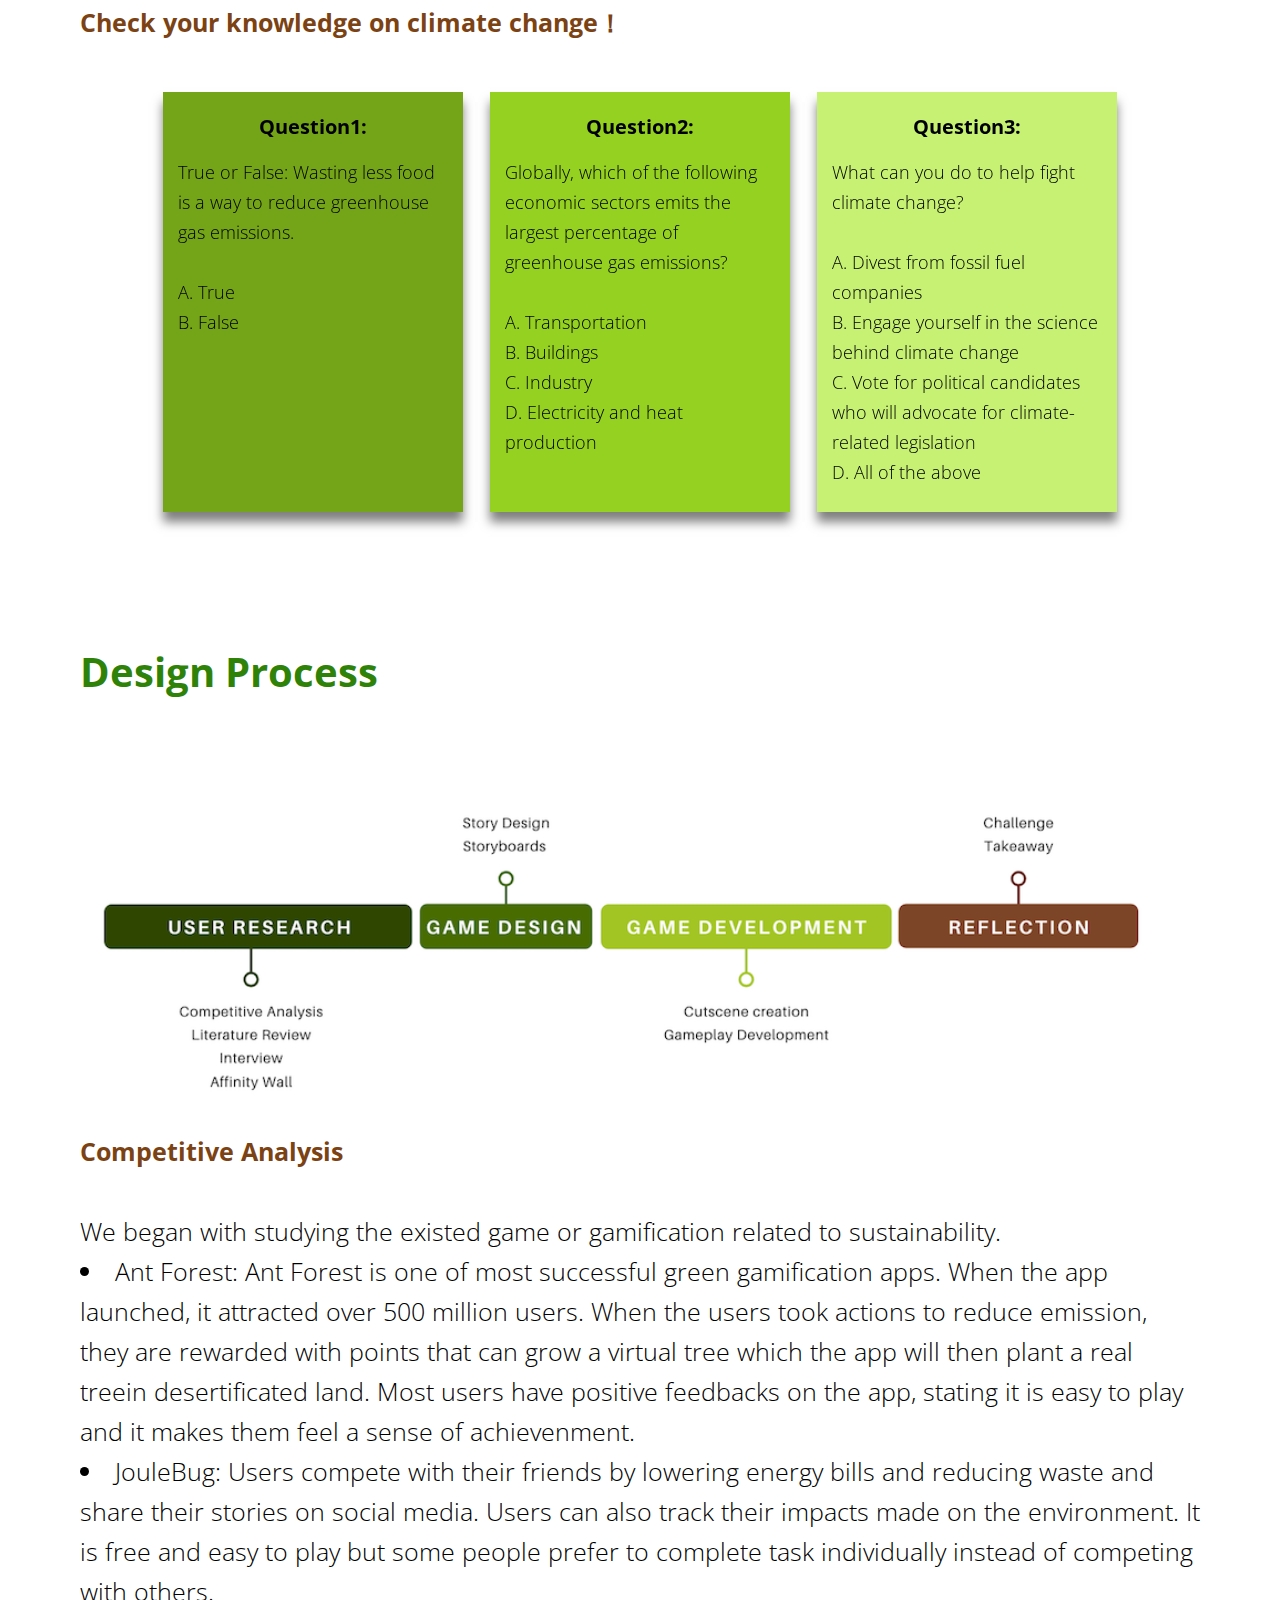
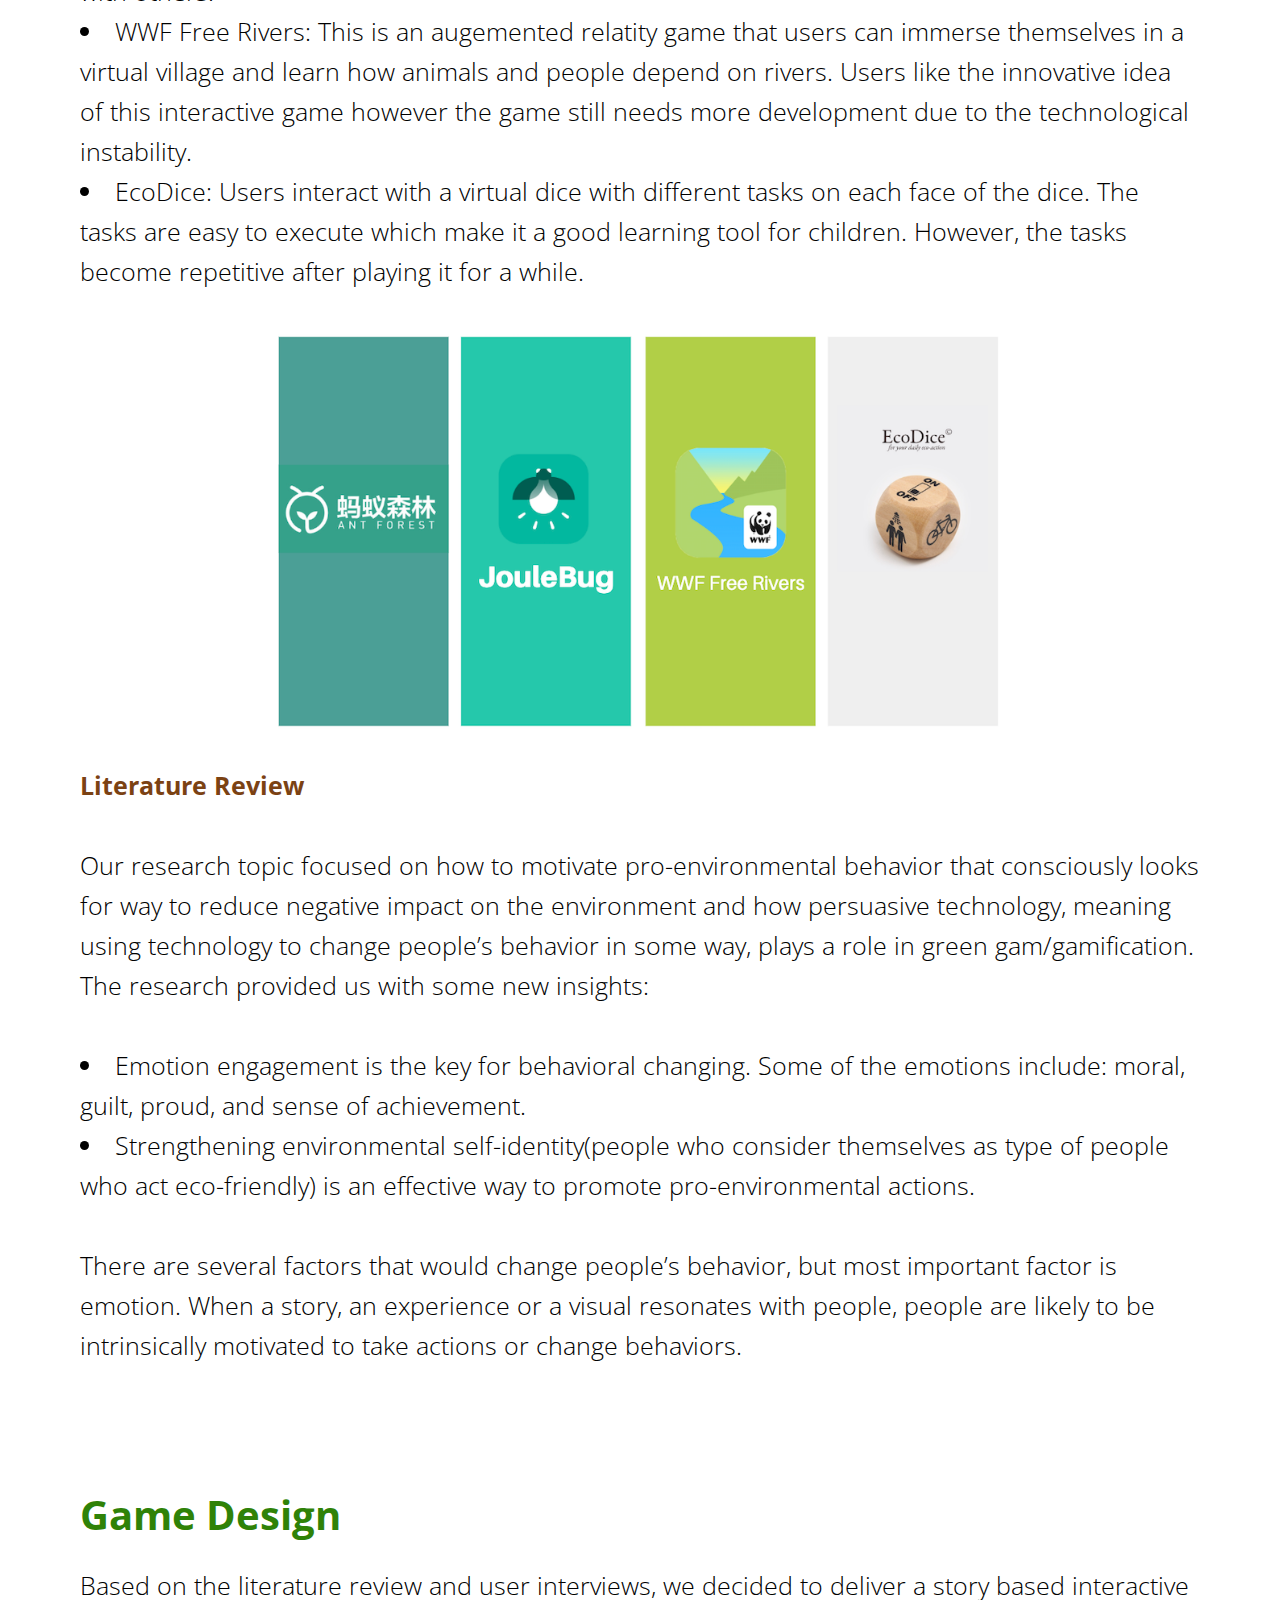
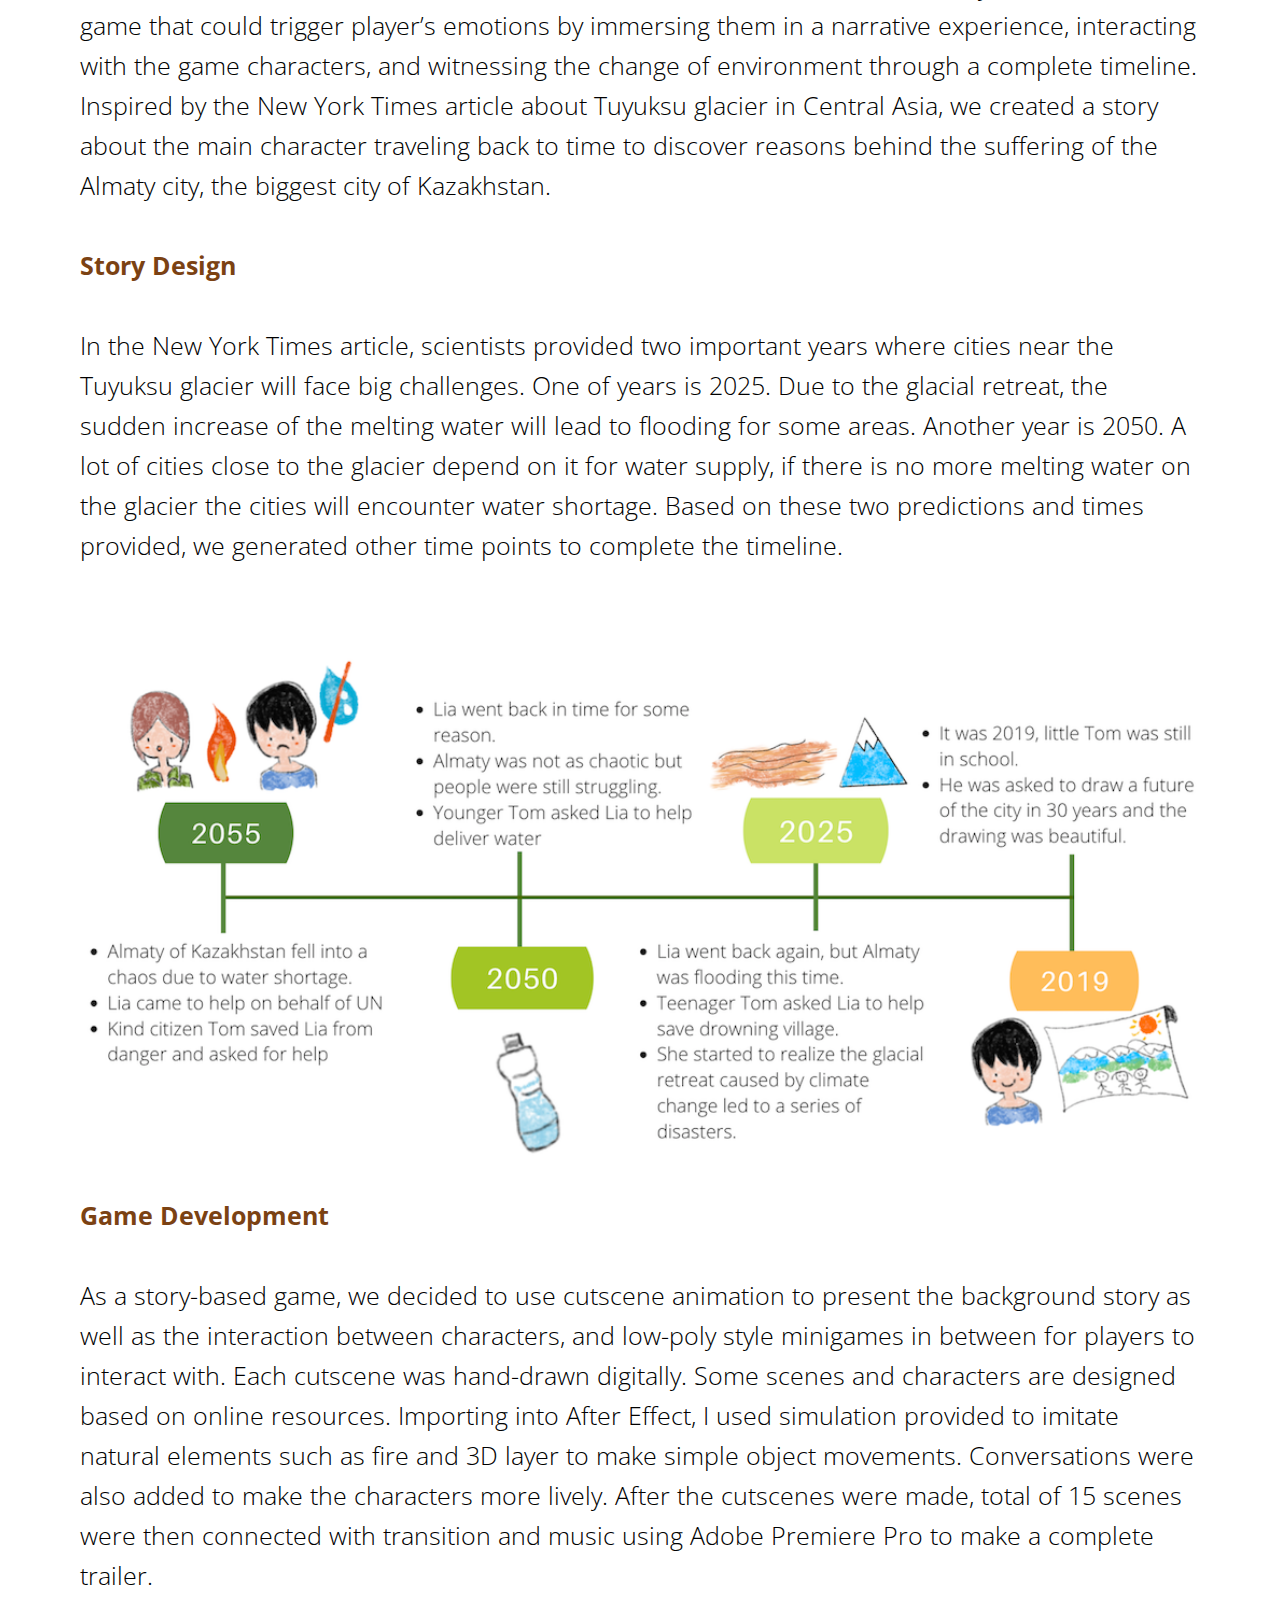
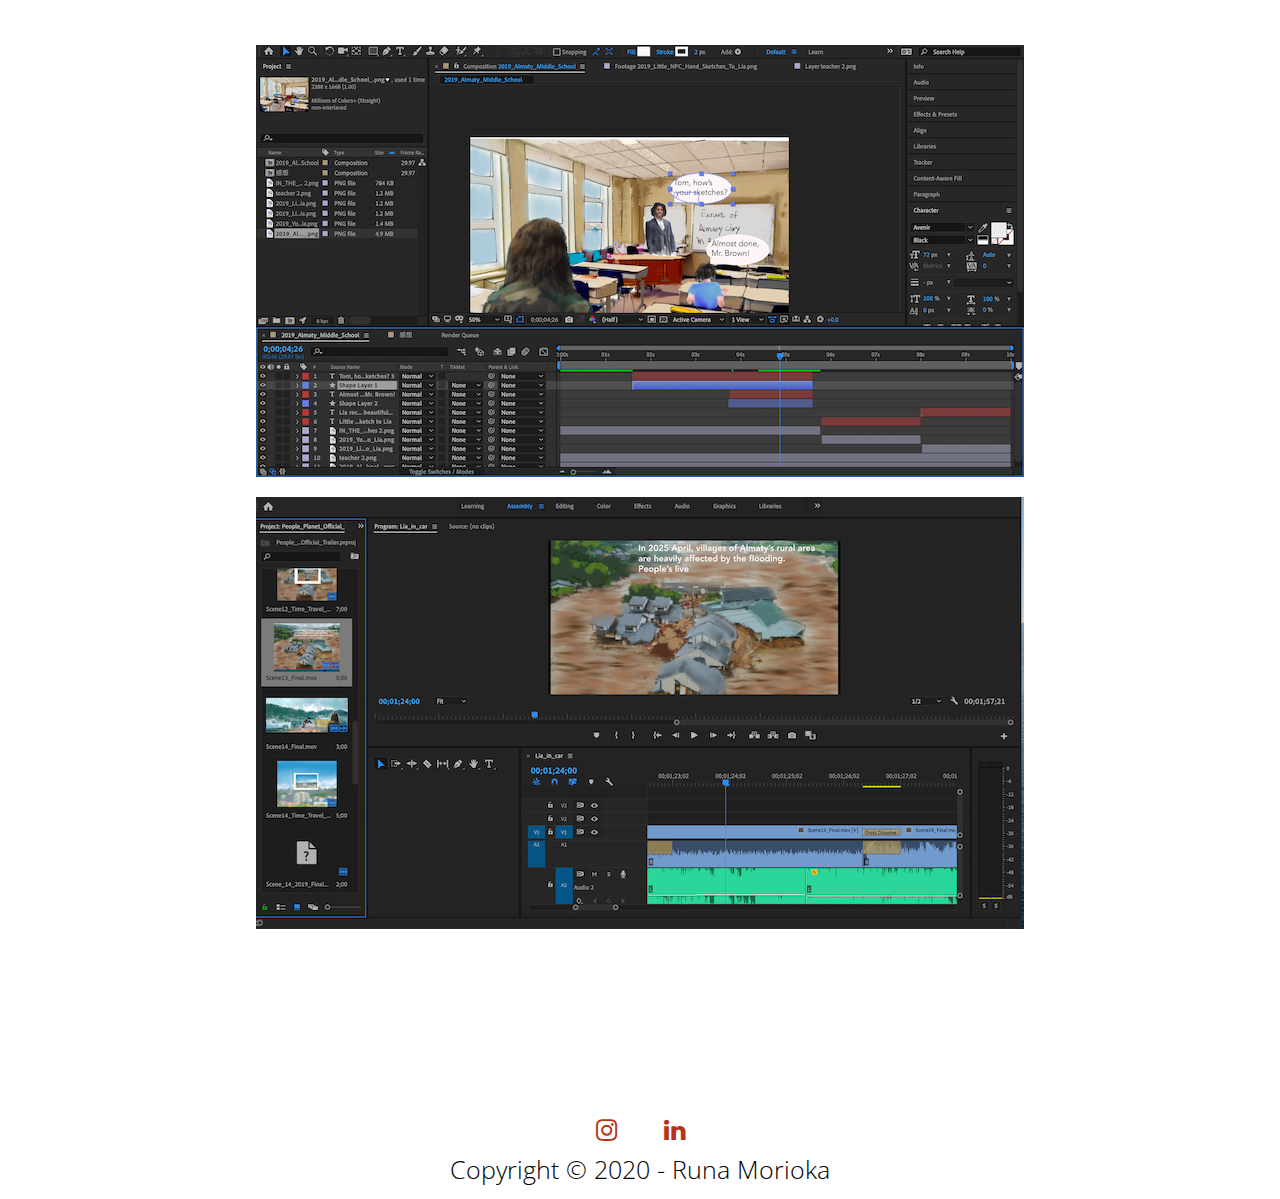
<file: peopleplanet.html>
<!DOCTYPE html>
<html lang="en">
<head>
    <meta charset="UTF-8">
    <meta name="viewport" content="width=device-width, initial-scale=1.0">
    <link rel="shortcut icon" type="image/png" href="images/logo-icon.png"/>
    <link rel="stylesheet" type="text/css" href="css/html5reset.css">
    <link rel="stylesheet" type="text/css" href="css/style.css">  
    <link href="https://fonts.googleapis.com/css?family=Open+Sans:300,400,500,600,700,800&display=swap" rel="stylesheet">
    <link href="https://stackpath.bootstrapcdn.com/font-awesome/4.7.0/css/font-awesome.min.css" rel="stylesheet">
    <script src="js/portfolio.js"></script>
    <script async src="https://www.googletagmanager.com/gtag/js?id=UA-160987607-1"></script>
    <script>
    window.dataLayer = window.dataLayer || [];
    function gtag(){dataLayer.push(arguments);}
    gtag('js', new Date());

    gtag('config', 'UA-160987607-1');
    </script>
    <title>People Planet</title>
</head>
<body>
    <div class="skip"><a href="#main">Skip to Main Content</a></div>
    <header>
        <a href="index.html"><img src="images/logo-icon.png" alt="logo" id = "logo"></a>
        <nav>
            <ul class="navi-link">
                <li><a href="index.html">Home</a></li>
                <li class="buddyf"><a href="buddyfind.html">BuddyFind</a></li>
                <li class="currentpage"><a href="peopleplanet.html">People Planet</a></li>
                <li class="navi-me"><a href="about.html">Me</a></li>
            </ul>
        </nav>
    </header>
    <div class="peoplep-header-picture"></div> 

    <main class="peoplep-main" id="main">
        <span class="peoplep-project-info"><strong>Years: </strong> 2019 &nbsp;&nbsp;&nbsp; <strong>Duration: </strong>3 months &nbsp;&nbsp;&nbsp;<strong>Tools: </strong>Procreate, Photoshop, After Effect, Premiere Pro, Unity &nbsp;&nbsp;&nbsp;<br><br><br></span>
        <div class="peoplep-project-overview">
            <h1 class="peoplep-heading">Overview</h1>     
            <p>This project was submitted to 2020 CHI Game Design Competition in form of a 2-minutes game trailer, a 2-minutes gameplay demo and a research paper with deails of the design porcess, devleopment process and literature review. We chose one of the prompts: to expand the boundaries of the gampley and explore the role of game/gamification in a non-game setting such as medical, education, sustainability, etc.
                Climate change has always been an issue that people are concerned about. Evidence shown that climate change is happening: glacial retreat, rising temperature, increase of carbon dioxide level, etc. Many people consider climate change as an urgent crists and take actions to preserve our environment, however some people think climate change is a distant issue that's not relevant to them.<br><br><br></p> 
            <span class="peoplep-challenge"><strong>How to raise people's wareness of climate change and motivate people to take action protecting our Earth using game/gamification?</strong></span><br><br>
        </div>

        <!--Quiz questions are cited from https://www.earthday.org/the-climate-change-quiz/-->
        <h2 class="peoplep-heading-2"><br><br>Check your knowledge on climate change！</h2><br>
        <div class="quiztime" tabindex=0>
            <div class="flipcard">
                <div class="q1-front">
                   <h1>Question1:</h1>
                    <p>True or False: Wasting less food is a way to reduce greenhouse gas emissions.</p> 
                    <p>A. True <br> B. False</p>
                </div>
                <div class="q1-back">
                    <h1>Answer: A True</h1>
                    <p><br>More than a third of food produced globally never makes it to the table. Some of this wasted food spoils in transit, while consumers throw some of this food out. </p>
                </div>
            </div> 
        </div>      

        <div class="quiztime" tabindex=0>
            <div class="flipcard">
                    <div class="q2-front">
                        <h1>Question2:</h1>
                        <p>Globally, which of the following economic sectors emits the largest percentage of greenhouse gas emissions?</p>
                        <p>A. Transportation<br>
                         B. Buildings<br>
                         C. Industry<br>
                         D. Electricity and heat production</p>
                    </div>
                    <div class="q2-back">
                        <h1>Answer: D Electricity and heat production</h1>
                        <p><br>The electricity and heat production sector emits the largest percentage of global greenhouse gas emissions at 25%. Agriculture, forestry, and other land use sector is a close second at 24%.</p>
                    </div>
            </div> 
        </div>
                
        <div class="quiztime" tabindex=0>
            <div class="flipcard">
                <div class="q3-front">
                    <h1>Question3:</h1>
                    <p>What can you do to help fight climate change?</p>
                    <p>A. Divest from fossil fuel companies<br>
                     B. Engage yourself in the science behind climate change<br>
                     C. Vote for political candidates who will advocate for climate-related legislation<br>
                     D. All of the above</p>
                </div>
                <div class="q3-back">
                    <h1>Answer: D All of the above</h1>
                    <p><br>Along with these important steps that can be taken to help fight climate change, we also suggest adding your voice to the issues surrounding the climate debate, holding  yourself accountable for your actions and being aware of your impact on the planet, and reducing greenhouse gas emissions in your daily life.</p>
                </div>
            </div>
        </div>

        <div class="peoplep-design-process">
            <h1 class="peoplep-heading"><br>Design Process</h1>
            <img src="images/peoplep-design-process.png" alt="">
            <h2 class="peoplep-heading-2">Competitive Analysis</h2>
            <p><br>We began with studying the existed game or gamification related to sustainability.</p>
                <ul>
                    <li>Ant Forest: Ant Forest is one of most successful green gamification apps. When the app launched, it attracted over 500 million users. When the users took actions to reduce emission, they are rewarded with points that can grow a virtual tree which the app will then plant a real treein desertificated land. Most users have positive feedbacks on the app, stating it is easy to play and it makes them feel a sense of achievenment.</li>
                    <li>JouleBug: Users compete with their friends by lowering energy bills and reducing waste and share their stories on social media. Users can also track their impacts made on the environment. It is free and easy to play but some people prefer to complete task individually instead of competing with others.</li>
                    <li>WWF Free Rivers: This is an augemented relatity game that users can immerse themselves in a virtual village and learn how animals and people depend on rivers. Users like the innovative idea of this interactive game however the game still needs more development due to the technological instability.</li>
                    <li>EcoDice: Users interact with a virtual dice with different tasks on each face of the dice. The tasks are easy to execute which make it a good learning tool for children. However, the tasks become repetitive after playing it for a while.</li>
                </ul>
            
            <img src="images/peoplep-competitive-analysis.png" alt="">   
            <h2 class="peoplep-heading-2">Literature Review</h2>
            <p><br>Our research topic focused on how to motivate pro-environmental behavior that consciously looks for way to reduce negative impact on the environment and how persuasive technology, meaning using technology to change people’s behavior in some way, plays a role in green gam/gamification. The research provided us with some new insights:</p><br>
                <ul>
                    <li>Emotion engagement is the key for behavioral changing. Some of the emotions include: moral, guilt, proud, and sense of achievement.</li>
                    <li>Strengthening environmental self-identity(people who consider themselves as type of people who act eco-friendly) is an effective way to promote pro-environmental actions.</li>
                </ul>
            <p><br>There are several factors that would change people’s behavior, but most important factor is emotion. When a story, an experience or a visual resonates with people, people are likely to be intrinsically motivated to take actions or change behaviors.</p>          
        </div>

        <div class="peoplep-game-design">
            <h1 class="peoplep-heading"><br>Game Design</h1>
            <p>Based on the literature review and user interviews, we decided to deliver a story based interactive game that could trigger player’s emotions by immersing them in a narrative experience, interacting with the game characters, and witnessing the change of environment through a complete timeline. Inspired by the New York Times article about Tuyuksu glacier in Central Asia, we created a story about the main character traveling back to time to discover reasons behind the suffering of the Almaty city, the biggest city of Kazakhstan. </p>
        
            <h2 class="peoplep-heading-2"><br>Story Design</h2>
            <p><br>In the New York Times article, scientists provided two important years where cities near the Tuyuksu glacier will face big challenges. One of years is 2025. Due to the glacial retreat, the sudden increase of the melting water will lead to flooding for some areas. Another year is 2050. A lot of cities close to the glacier depend on it for water supply, if there is no more melting water on the glacier the cities will encounter water shortage. Based on these two predictions and times provided, we generated other time points to complete the timeline.</p> 
            <img src="images/storydesign.png" alt="">   
            <h2 class="peoplep-heading-2">Game Development</h2>
            <p><br>As a story-based game, we decided to use cutscene animation to present the background story as well as the interaction between characters, and low-poly style minigames in between for players to interact with.
                Each cutscene was hand-drawn digitally. Some scenes and characters are designed based on online resources. Importing into After Effect, I used simulation provided to imitate natural elements such as fire and 3D layer to make simple object movements. Conversations were also added to make the characters more lively. After the cutscenes were made, total of 15 scenes were then connected with transition and music using Adobe Premiere Pro to make a complete trailer.
            </p><br>

            <div class="container">
                <div class="mywork"><img src="images/mywork.png" alt=""></div>
                <div class="mywork"><img src="images/mywork-1.png" alt=""></div>
            </div>
            <br><br>  
        </div>
        <div onclick="topFunction()" id="toTop" title="Go to top"><img src="images/up-arrow.png" alt=""></div>
    </main>
    <footer>
        <ul class="social-icons">
            <li><a href="https://www.instagram.com/morinamusic/" aria-label="myinsta"><i class="fa fa-instagram"></i></a></li>
            <li><a href="https://www.linkedin.com/in/runa-morioka-701a28129/" aria-label="mylinkedin"><i class="fa fa-linkedin"></i></a></li>
        </ul>
        <div class="container">
            <span class="copyright">Copyright &copy; 2020 - Runa Morioka</span>
        </div>
    </footer>
</body>
</html>
</file>
<file: css/style.css>
body{
    font-family: 'Open Sans', sans-serif;
    font-size: 25px;
    font-weight: lighter;
    text-align: center;
    line-height: 40px;  
}

.homepage-name{
    font-size: 48px;
    text-align: center;
    color: #B83217;
    padding-top: 60px;
}

h1, h2, p, ul{
    text-align: left;
}

ul{
    list-style-position: inside;
}

h1{
    font-size: 40px;
}

img{
    position:relative;
}

header{
    display: flex;
    justify-content: center;
    align-items: center;
    flex-direction: column;
    padding: 20px;
}

nav li{
    display:inline;
    padding-right:20px;
}

nav li a:hover{
    color: #B83217;
}
  
nav a{
    color: black;
    font-weight: bold;
    text-decoration: none; 
}

.navi-link{
    display: inline-block;
    text-align: center;

}

/*button creation cited from https://www.w3schools.com/howto/howto_js_scroll_to_top.asp*/
#toTop{
    position: fixed;
    bottom: 20px;
    right: 10px;
    z-index: 99;
    cursor: pointer;
    padding: 15px;
    background-color:#FAEAE5;
    border:none;
}

#toTop:hover {
    background-color: #F7AE97;
}

.social-icons li, .social-icons{
    padding-left: 20px;
    padding-right: 20px;
    display: inline-block;
}

.fa-instagram,.fa-linkedin{
    color: #B83217;
    cursor: pointer;
}

.skip a{
    background: rgba(184,50,23,0.5);
    color: #ffffff;
    left: 0;
    padding: 6px;
    -webkit-transition: top 1s ease-out;
    transition: top 1s ease-out;
    z-index: 1;
    position: absolute;
    top: -53px;
    text-decoration:none;
    }

.skip a:focus{
    top: 0;
    left: 0;
  }

.currentpage a{
    color: #B83217;
    text-decoration: underline;
}
/* Intro part*/
mark{
      background-color: rgba(184,50,23,0.1);
      font-weight:lighter;
  }

.self-intro{
      text-align: center;
  }

/*text animation cited from https://codepen.io/yoannhel/pen/sJpDj*/
.text-animation{
    display: flex;
    align-items: center;
    justify-content: center;
    font-weight: normal;

  }
.text-animation-div{
    overflow: hidden;
    position: relative;
    float: right;
    height: 50px;
    padding-top:-15px;
    padding-bottom: 20px;
    padding-left:10px;
    margin-top: 35px;
  }
  
.text-item{
    font-weight: bold;
    padding: 0 px;
    height: 45px;
    margin-bottom: 45px;
    display: block;
  }

.initial-text-item{
      font-size:32px;
      color:#000000;
  }

.text-animation-list { 
    -webkit-animation:text-animation-list 8s cubic-bezier(0.23, 1, 0.32, 1.2) infinite; 
    animation: text-animation-list 8s cubic-bezier(0.23, 1, 0.32, 1.2) infinite; 
    text-align: center;
}

@keyframes text-animation-list {
    0% { margin-top: -270px; }
    5% { margin-top: -180px; }
    33% { margin-top: -180px; }
    38% { margin-top: -90px; }
    66% { margin-top: -90px; }
    71% { margin-top: 0px; }
    99.99% { margin-top: 0px; }
    100% { margin-top: -270px; }
}

/* project part*/
.buddyfind{
    padding-top: 20px;
}

.buddyfind img, .peopleplanet img{
    -webkit-transform: scale(0.8);
    transform:scale(0.8); /*Webkit: Scale down image to 0.8x original size*/
    -webkit-transition-duration: 0.3s;
    transition-duration: 0.3s; /*Webkit: Animation duration*/
}

.buddyfind img{
    width: 100%;
    height:auto; 
}

.peopleplanet img{
    width: 100%;
    height:auto; 
}

.buddyfind img:hover{
    transform:scale(0.85); 
    box-shadow:0px 0px 30px lightgray;
}

.peopleplanet img:hover{
    transform:scale(0.85); 
    box-shadow:0px 0px 30px lightgray; 
}

/* buddyfind project*/
.buddyfind-main,.peoplep-main{
    padding:80px;
}

.buddyfind-header-picture {
  background-attachment: fixed; 
  background-position: center;  
  background-repeat: no-repeat; 
  background-size: cover;      
  height: 500px;  
  background-image: url("../images/project-1-header-image.png");
  overflow: hidden;
}

.buddyfind-main strong{
    color: #AB220D;
}

.buddyfind-challenge, .buddyfind-heading-2, .planetp-heading-2,.planetp-challenge{
    font-size: 30px;
}

.buddyfind-heading{
    color: #AB220D;
    line-height: 100px;
}

.buddyfind-design-process img, .buddyfind-ideate img,.buddyfind-final-design img{
    height: auto;
    width: 100%;
}


.buddyfind-heading-2{
    color: #724F36;

}

.try-prototype{
    text-align: center;
}

#prototype{
    width: 350px;
    height: 250px;
    border: 0;
}
/* people planet */
.peoplep-header-picture{
    background-attachment: fixed; 
    background-position: center;  
    background-repeat: no-repeat; 
    background-size: cover;      
    height: 500px;  
    background-image: url("../images/project-2-header-image.png");
    overflow: hidden;
  }

.quiztime {
    display: inline-flex;
    padding: 10px;
    background-color: transparent;
    width: 300px;
    height: 420px;
    perspective: 1000px; 
  }
  
  /*flip card cited from https://www.w3schools.com/howto/howto_css_flip_card.asp*/
  .flipcard {
    position: relative;
    width: 100%;
    height: 100%;
    transition: transform 0.8s;
    transform-style: preserve-3d;
    box-shadow: 0 10px 10px rgba(0,0,0,0.5)
  }
  
  .quiztime:hover .flipcard{
    transform: rotateY(180deg);
  }
  
  .quiztime:focus .flipcard{
    transform: rotateY(180deg);
  }

  .q1-front, .q1-back, .q2-front,.q2-back, .q3-front,.q3-back {
    position:absolute;
    width: 100%;
    height: 100%;
    -webkit-backface-visibility: hidden; 
    backface-visibility: hidden;
  }
  
  .q1-front{
    background-color: #74A417;  
  }

  .q2-front{
    background-color: #95D121;
  }

  .q3-front{
    background-color: #C6F172;
  }

  .q1-front,.q2-front,.q3-front{
      line-height: 30px;
  }

  .q1-back, .q2-back, .q3-back{
    line-height: 30px;
    background-color: #7B4213;
    overflow: hidden;
    color: white;
    transform: rotateY(180deg);
  }

  .flipcard h1{
      text-align: center;
      padding-top: 20px;
      padding-left: 5px;
      padding-right: 5px;
      font-size: 20px;
  }

  .flipcard p{
      text-align: left;
      padding: 15px;
      font-size: 18px;
  }

  .peoplep-design-process img, .peoplep-game-design img,.mywork img{
      width: 100%;
      height: auto;
  }
  .peoplep-heading{
      color: #2F8208;
      line-height: 100px;
  }

  .peoplep-challenge{
      color:#2F8208;
  }

  .peoplep-heading-2{
      color:#7B4213;
  }

  .peoplep-project-info strong{
      color:#2F8208;
  }

  .mywork{
    display: inline-flex;
    padding: 10px;
  }

/* about me page */
.selfintro{
    padding: 60px;
}

.self{
    color:#B83217;
}

.gallery{
    
    display: grid;
    grid-row-gap: 10px;
    grid-template-columns: 1fr;
    grid-template-rows:repeat(9,450px);
    padding-bottom: 40px;
    margin: auto;
    width: 95vw;
    box-sizing: border-box;

}

.gallery div{
    overflow: hidden;
}

/*modal box and slideshow cited from https://www.w3schools.com/howto/howto_js_lightbox.asp*/
/* The Modal (background) */
.myslides{
    display: none;
}
.modal {
    display: none;
    position: fixed;
    z-index: 1;
    padding-top: 30px;
    left: 0;
    top: 0;
    width: 100%;
    height: 100%;
    overflow: auto;
    background-color: black;
  }
  
  /* Modal Content */
  .modal-content {
    position: relative;;
    margin: auto;
    padding: 0;
    width: 100%;
    max-width: 1200px;
  }
  
  /* The Close Button */
  .close {
    color: white;
    position: absolute;
    top: 10px;
    right: 25px;
    font-size: 50px;
    font-weight: bold;
  }
  
  .close:hover,
  .close:focus {
    color: #999;
    text-decoration: none;
    cursor: pointer;
  }
  
  .cursor {
    cursor: pointer;
  }
  
  /* Next & previous buttons */
  .prev,
  .next {
    cursor: pointer;
    position: absolute;
    top: 50%;
    padding: 16px;
    margin-top: -50px;
    color: white;
    font-weight: bold;
    font-size: 50px;
    transition: 0.6s ease;
    border-radius: 0 3px 3px 0;
    user-select: none;
    -webkit-user-select: none;
  }
  
  /* Position the "next button" to the right */
  .next {
    right: 0;
    border-radius: 3px 0 0 3px;
  }

  /* Position the "next button" to the left */
  .prev{
      left:0;
  }

  /* On hover, add a black background color with a little bit see-through */
  .prev:hover,
  .next:hover {
    background-color: rgba(0, 0, 0, 0.8);
  }
  
  img.hover-shadow {
    transition: 0.3s;
  }
  
  .hover-shadow:hover {
    box-shadow: 0 4px 8px 0 rgba(0, 0, 0, 0.2), 0 6px 20px 0 rgba(0, 0, 0, 0.19);
  }

  .text {
    color: #000000;
    font-weight:bold;
    font-size: 15px;
    padding: 8px 12px;
    position: absolute;
    top: 3px;
    width: 100%;
    text-align: center;
  }

/* contact form */
.contactme{
    padding: 60px;
    background-color: #FEE2D9;
}

legend,label{
    font-weight: bold;
    color: #AB220D
}

label{
    font-size: 20px;
}
.contact{
    text-align: left;
}
input[type=text], #message {
  width: 100%;
  padding: 12px 10px;
  margin: 8px 0;
  display: block;
  border: 1px solid #ccc;
  border-radius: 4px;
  
}

input[type=submit] {
  width: 20%;
  background-color: #AB220D;
  color: white;
  padding: 14px 20px;
  margin: 8px 0;
  border: none;
  border-radius: 4px;
  cursor: pointer;
  box-sizing: content-box;
}

input[type=submit]:hover {
  background-color: #AB220D;
}

input[value="Send Message"]{
    font-size: 10px;
    text-align: center;
}

/* footer */
footer{
    text-align: center;
    padding: 10px;
}

html{
    scroll-behavior: auto; 
}

@media all and (min-width: 720px){
    header{
        flex-direction: column;
    }

    .buddyfind img{
        width: 700px;
        height:400px; 
    }

    .peopleplanet img{
        width: 700px;
        height:400px; 
    }

    #prototype{
        width: 600px;
        height: 500px;
    }

    .trailer iframe{
        width:500px;
        height: 300px;
    }

    .gallery{
        grid-template-columns: 1fr 1fr;
        grid-template-rows: repeat(6,350px);
        grid-row-gap: 5px;
        grid-column-gap: 5px;
    }

    .img1,.img2{
        grid-row: 1/span 2;
    }
    .img3, .img5{
        grid-row: 3/span 2;
    }
    
    .img4, .img8, .img9{
        grid-column:1/span 2;
    }

    .img6, .img7{
        grid-row: 6/ span 2;
    }

    input[value="Send Message"]{
        font-size: 15px;
        text-align: center;
    }


}

@media only screen and (min-width: 1024px){
    header{
        justify-content: space-between;
        flex-direction: row;
      }

    .buddyfind-design-process img{
        justify-content: center;
        align-items: center;
    }

    .gallery{ 
        grid-column-gap: 0px;
        grid-row-gap: 10px;
        grid-template-columns: 1fr 1fr;
        grid-template-rows: auto;
      }
      
      .img1{
          grid-column: 1/ span 1;
      }

      .img2{
        grid-column:2/ span 1;
    }

      .img4{
        grid-row: 3/5;
        grid-column:1/-1;
      }
      .img8{
          grid-row: 5/7;
      }
      .img6,.img7{
          grid-row: 7/9;
      }
      .img9{
          grid-row:10/12;
      }
      .img3,.img5{
          grid-row: 13/15;
      }

      input[value="Send Message"]{
        font-size: 20px;
        text-align: center;
    }
}

@media screen and (prefers-reduced-motion: reduce){
    html{
        scroll-behavior: auto; /* Removes scroll animation */
    }
  
    .skip a{
      -webkit-transition: none;
      transition: none;
    }

    .text-animation-list{
        text-align: center;
        animation: none;
    }

    .buddyfind img, .peopleplanet img{
        -webkit-transform: none;
        transform: none;
    }

    .buddyfind img:hover,.peopleplanet img:hover{
        transform:none; 
    }

    .flipcard,.prev,.next,img.hover-shadow{
        transition: none;
      }

  }
</file>
